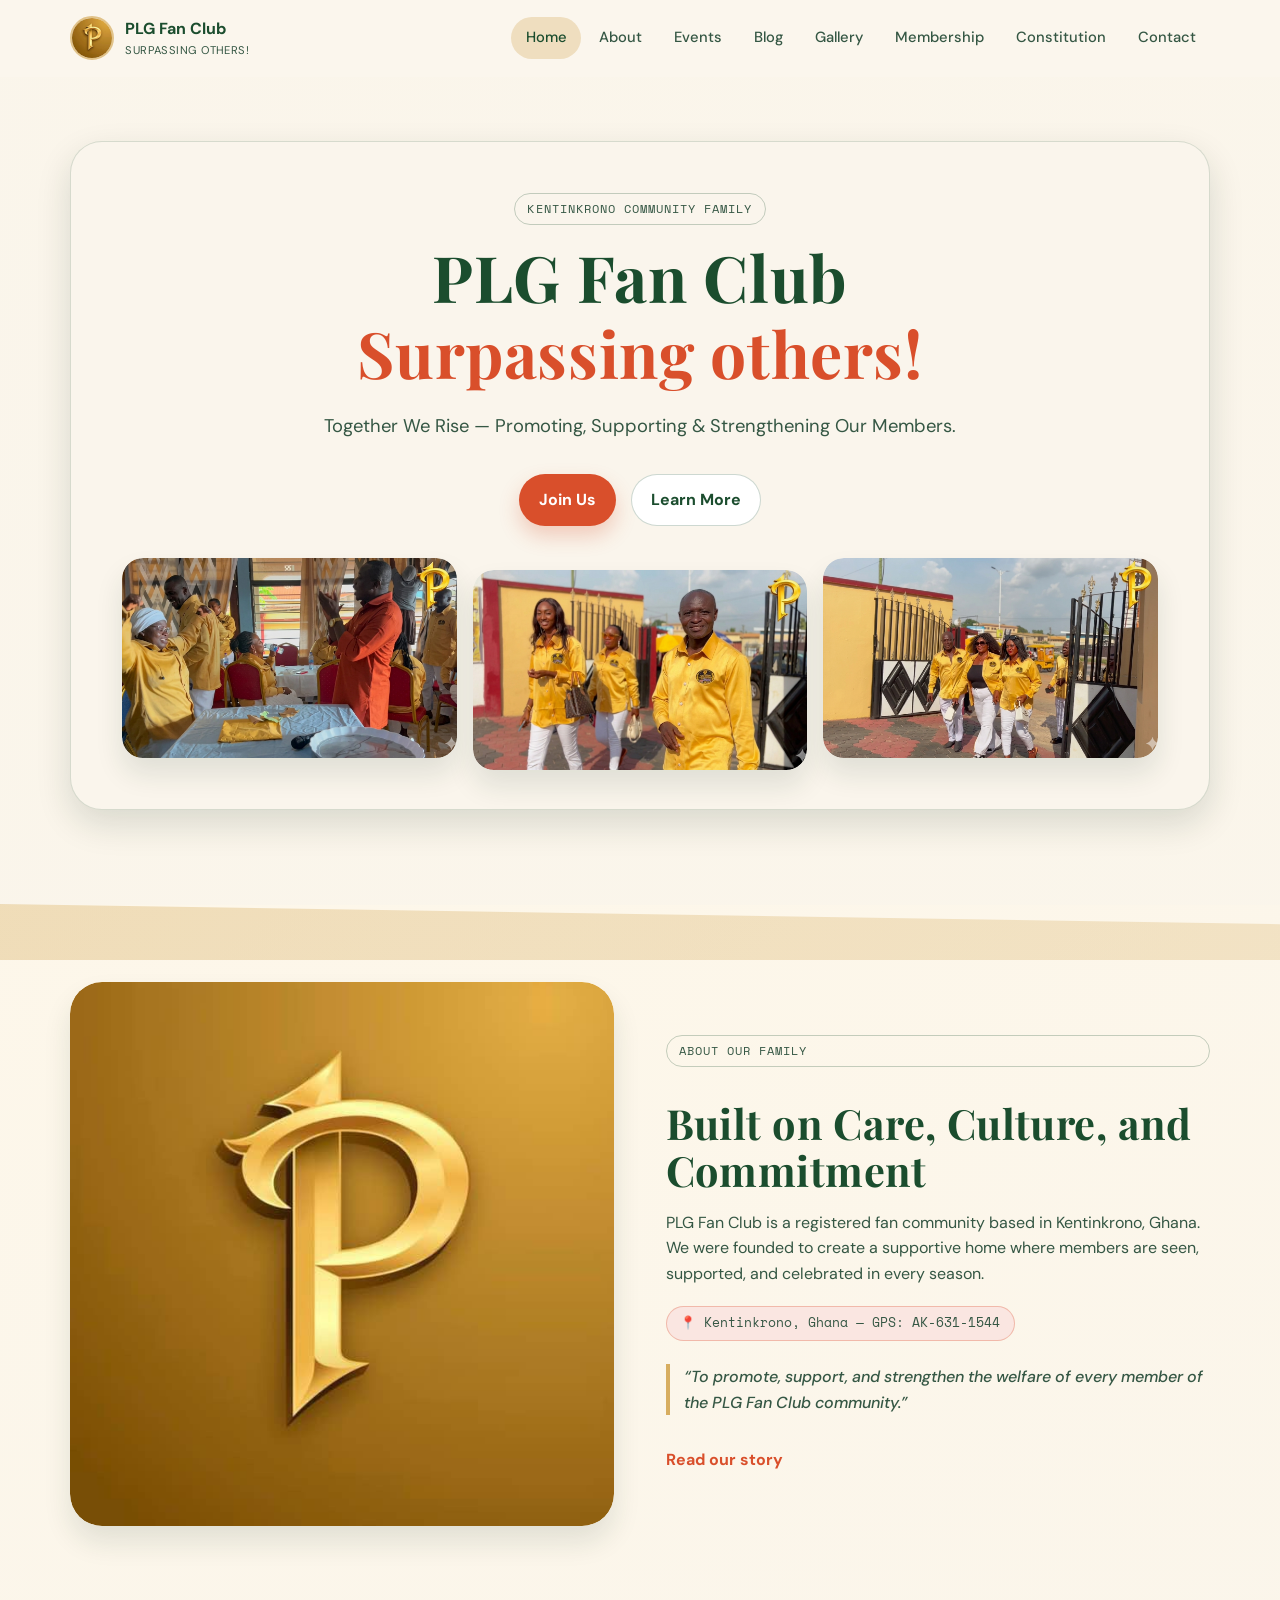
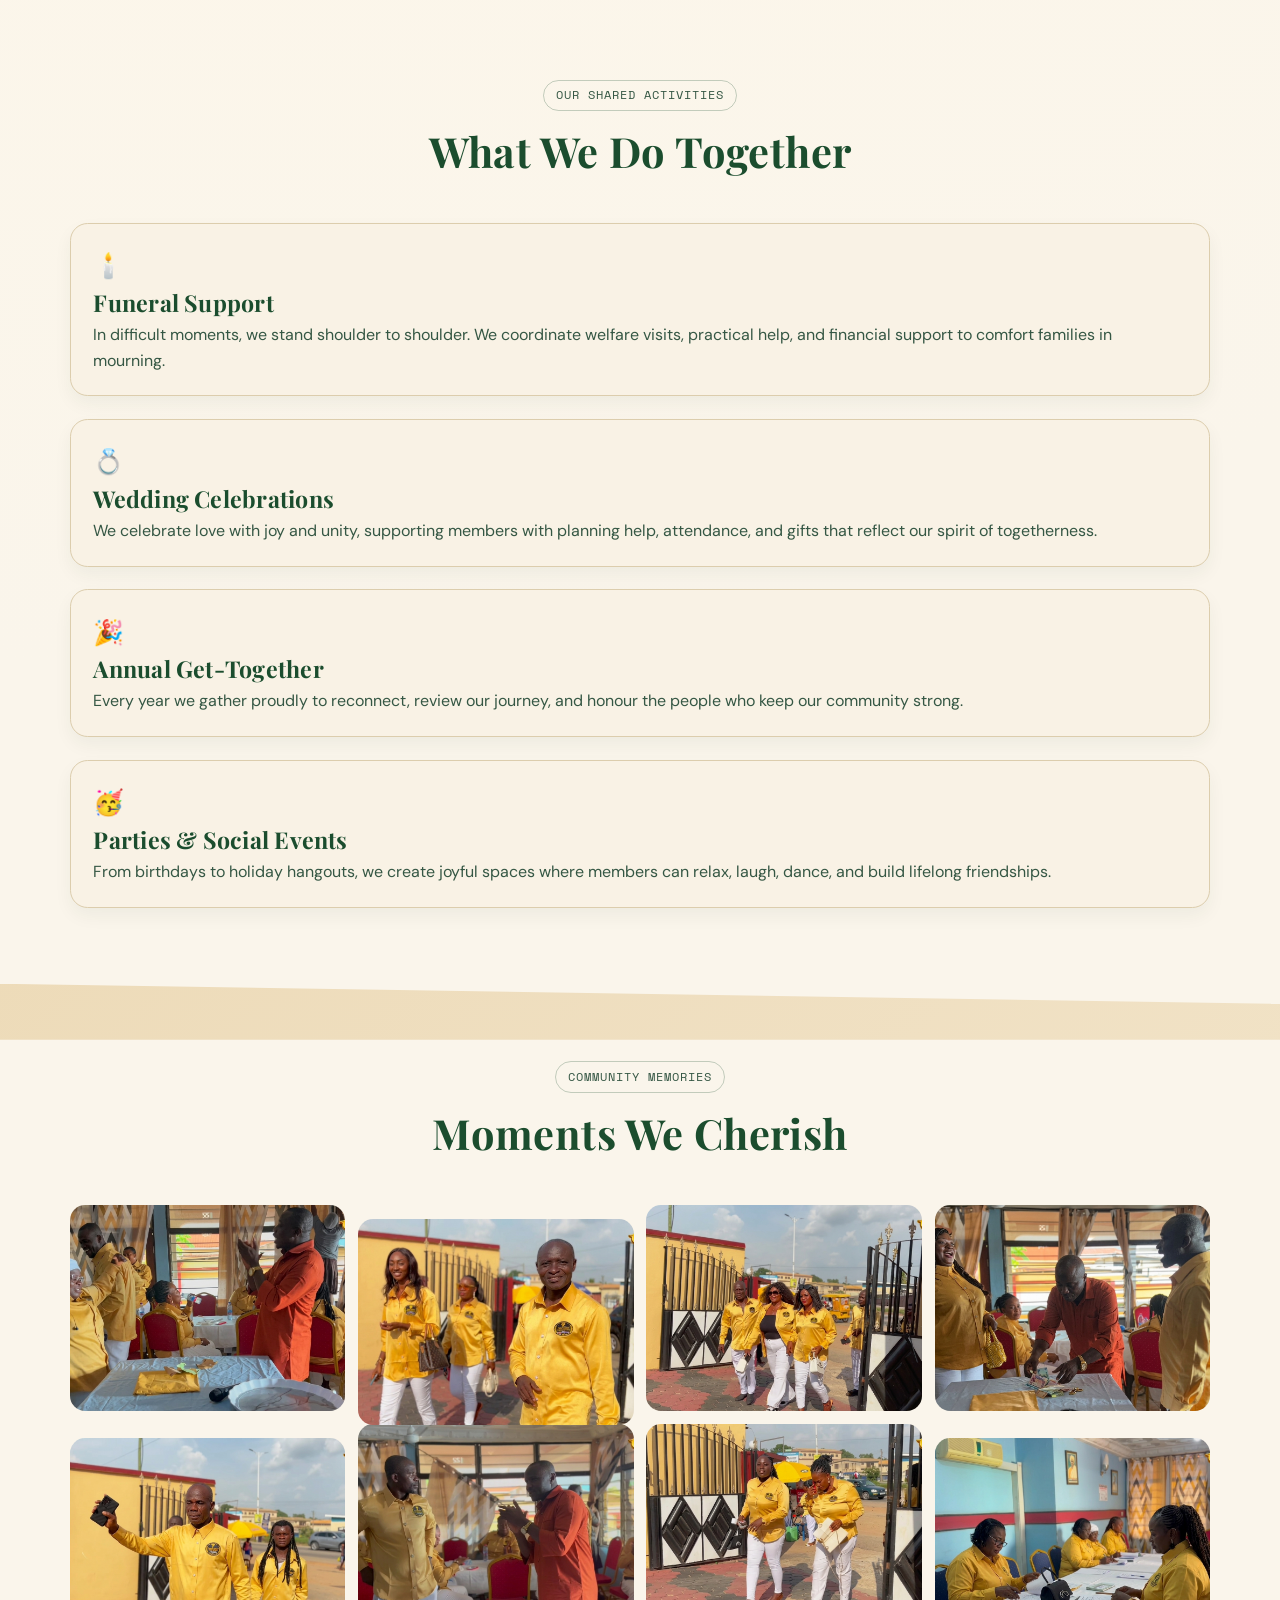
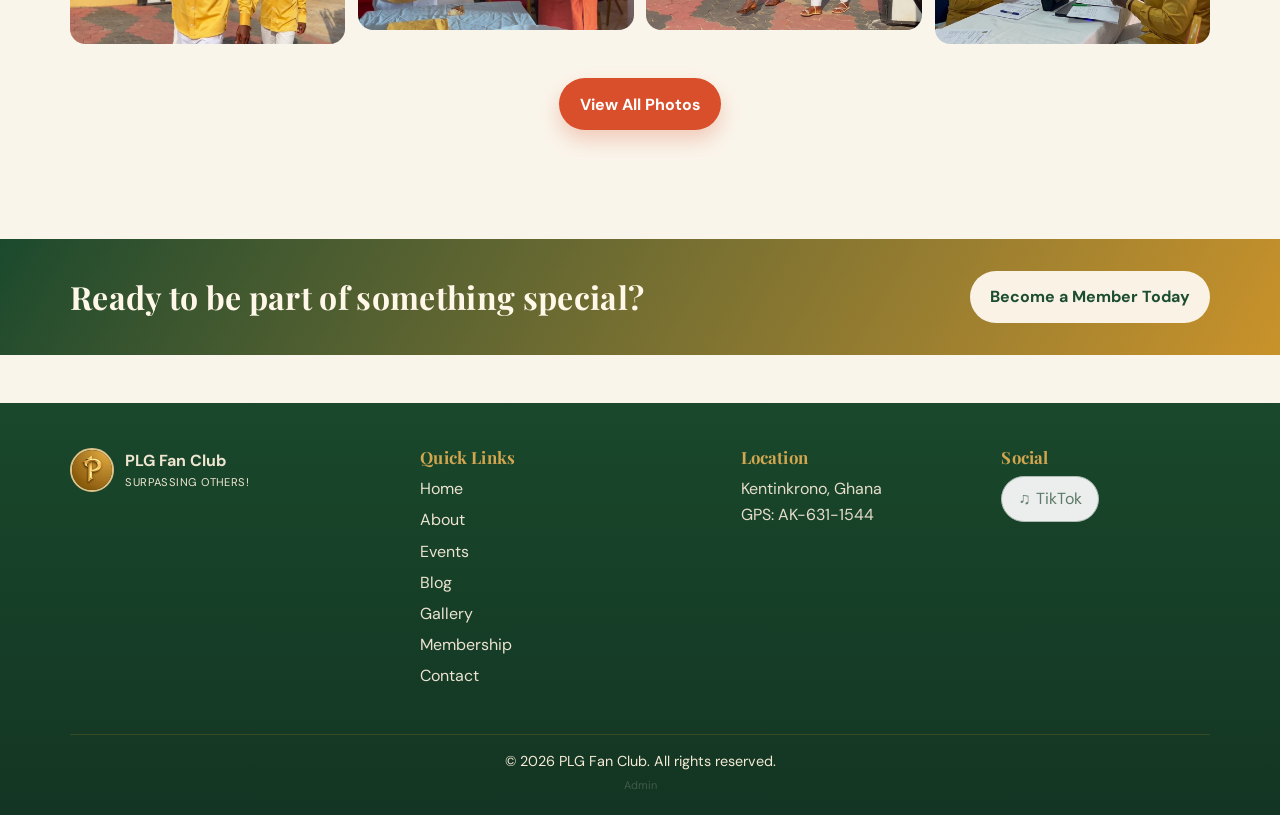
<file: plg-fanclub/index.html>
<!DOCTYPE html>
<html lang="en">
<head>
  <meta charset="UTF-8">
  <meta name="viewport" content="width=device-width, initial-scale=1.0">
  <title>PLG Fan Club | Together We Rise</title>
  <meta name="description" content="Welcome to PLG Fan Club in Kentinkrono, Ghana. Together we rise through welfare support, celebrations, and strong community bonds.">
  <meta property="og:title" content="PLG Fan Club | Together We Rise">
  <meta property="og:description" content="A warm and vibrant community fan club in Kentinkrono, Ghana promoting unity, welfare, and celebration.">
  <meta property="og:type" content="website">
    <meta property="og:url" content="https://plgfanclub.com">
    <meta property="og:image" content="https://plgfanclub.com/images/site-logo.png">
  <meta property="og:site_name" content="PLG Fan Club">
  <meta name="twitter:card" content="summary_large_image">
  <meta name="twitter:image" content="https://plgfanclub.com/images/site-logo.png">
  <link rel="icon" href="images/site-logo.png" type="image/png">
  <link rel="preconnect" href="https://fonts.googleapis.com">
  <link rel="preconnect" href="https://fonts.gstatic.com" crossorigin>
  <link href="https://fonts.googleapis.com/css2?family=DM+Sans:wght@400;500;700&family=Playfair+Display:wght@600;700;800&family=Space+Mono:wght@400;700&display=swap" rel="stylesheet">
  <link rel="stylesheet" href="css/styles.css">
  <script src="https://identity.netlify.com/v1/netlify-identity-widget.js"></script>
</head>
<body class="page-home">
  <a class="skip-link" href="#main-content">Skip to main content</a>

  <header class="site-header" id="siteHeader">
    <div class="container nav-inner">
      <a class="brand" href="index.html" aria-label="PLG Fan Club home">
        <img class="logo-badge" src="images/site-logo.png" alt="PLG Fan Club logo">
        <span class="brand-text">
          <strong>PLG Fan Club</strong>
          <small>Surpassing others!</small>
        </span>
      </a>

      <button class="nav-toggle" data-nav-toggle aria-label="Toggle menu" aria-expanded="false" aria-controls="site-nav">
        <span></span>
        <span></span>
        <span></span>
      </button>

      <nav class="site-nav" id="site-nav" aria-label="Main navigation">
        <a href="index.html" class="is-active" aria-current="page">Home</a>
        <a href="about.html">About</a>
        <a href="events.html">Events</a>
        <a href="blog.html">Blog</a>
        <a href="gallery.html">Gallery</a>
        <a href="membership.html">Membership</a>
        <a href="constitution.html">Constitution</a>
        <a href="contact.html">Contact</a>
      </nav>
    </div>
  </header>

  <main id="main-content">
    <section class="hero-section" aria-label="PLG Fan Club introduction">
      <div class="hero-shapes" aria-hidden="true">
        <span class="shape shape-one"></span>
        <span class="shape shape-two"></span>
        <span class="shape shape-three"></span>
        <span class="shape shape-four"></span>
      </div>
      <div class="container">
        <div class="hero-panel reveal">
          <p class="eyebrow hero-item" data-hero-item>Kentinkrono Community Family</p>
          <h1 class="hero-title">
            <span class="hero-item" data-hero-item>PLG Fan Club</span>
            <span class="hero-item hero-subline" data-hero-item>Surpassing others!</span>
          </h1>
          <p class="hero-copy hero-item" data-hero-item>
            Together We Rise — Promoting, Supporting &amp; Strengthening Our Members.
          </p>
          <div class="hero-actions hero-item" data-hero-item>
            <a class="btn btn-primary" href="membership.html">Join Us</a>
            <a class="btn btn-ghost" href="about.html">Learn More</a>
          </div>

          <div class="hero-card-strip hero-item" data-hero-item>
            <article class="hero-card">
              <img src="images/home/im1.png" alt="PLG members gathered in celebration" loading="lazy">
            </article>
            <article class="hero-card hero-card-main">
              <img src="images/home/im2.png"" alt="Smiling members at a PLG community event" loading="lazy">
            </article>
            <article class="hero-card">
              <img src="images/home/im3.png"" alt="PLG fan club members enjoying a social gathering" loading="lazy">
            </article>
          </div>
        </div>
      </div>
    </section>

    <section class="section section-angled reveal" id="about">
      <div class="container split-grid">
        <div class="media-card">
          <img src="images/site-logo.png" alt="Community members sharing a joyful moment" loading="lazy">
        </div>
        <div class="content-block">
          <p class="eyebrow">About Our Family</p>
          <h2>Built on Care, Culture, and Commitment</h2>
          <p>
            PLG Fan Club is a registered fan community based in Kentinkrono, Ghana. We were founded to
            create a supportive home where members are seen, supported, and celebrated in every season.
          </p>
          <p class="location-badge">📍 Kentinkrono, Ghana — GPS: AK-631-1544</p>
          <p class="mission-line">
            “To promote, support, and strengthen the welfare of every member of the PLG Fan Club community.”
          </p>
          <a class="text-link" href="about.html">Read our story</a>
        </div>
      </div>
    </section>

    <section class="section reveal" id="activities">
      <div class="container">
        <div class="section-heading">
          <p class="eyebrow">Our Shared Activities</p>
          <h2>What We Do Together</h2>
        </div>
        <div class="cards-grid activities-grid">
          <article class="info-card reveal">
            <p class="card-icon" aria-hidden="true">🕯️</p>
            <h3>Funeral Support</h3>
            <p>
              In difficult moments, we stand shoulder to shoulder. We coordinate welfare visits, practical help,
              and financial support to comfort families in mourning.
            </p>
          </article>
          <article class="info-card reveal">
            <p class="card-icon" aria-hidden="true">💍</p>
            <h3>Wedding Celebrations</h3>
            <p>
              We celebrate love with joy and unity, supporting members with planning help,
              attendance, and gifts that reflect our spirit of togetherness.
            </p>
          </article>
          <article class="info-card reveal">
            <p class="card-icon" aria-hidden="true">🎉</p>
            <h3>Annual Get-Together</h3>
            <p>
              Every year we gather proudly to reconnect, review our journey, and honour the people
              who keep our community strong.
            </p>
          </article>
          <article class="info-card reveal">
            <p class="card-icon" aria-hidden="true">🥳</p>
            <h3>Parties &amp; Social Events</h3>
            <p>
              From birthdays to holiday hangouts, we create joyful spaces where members can relax,
              laugh, dance, and build lifelong friendships.
            </p>
          </article>
        </div>
      </div>
    </section>

    <section class="section section-angled reveal" id="gallery-preview">
      <div class="container">
        <div class="section-heading">
          <p class="eyebrow">Community Memories</p>
          <h2>Moments We Cherish</h2>
        </div>
        <div class="gallery-preview-grid">
          <img src="images/home/im1.png" alt="Members smiling at a PLG event" loading="lazy">
          <img src="images/home/im2.png" alt="Community music and dance session" loading="lazy">
          <img src="images/home/im3.png" alt="Friends sharing a meal at a gathering" loading="lazy">
          <img src="images/home/im4.png" alt="PLG annual group photo" loading="lazy">
          <img src="images/home/im5.png" alt="Traditional celebration at a member wedding" loading="lazy">
          <img src="images/home/im6.png" alt="Club volunteers helping one another" loading="lazy">
          <img src="images/home/im7.png" alt="Members dancing at a social evening" loading="lazy">
          <img src="images/home/im8.png" alt="Community prayer and support circle" loading="lazy">
        </div>
        <div class="centered-action">
          <a class="btn btn-primary" href="gallery.html">View All Photos</a>
        </div>
      </div>
    </section>

    <section class="cta-band reveal" aria-label="Membership call to action">
      <div class="container cta-band-inner">
        <h2>Ready to be part of something special?</h2>
        <a class="btn btn-light" href="membership.html">Become a Member Today</a>
      </div>
    </section>
  </main>

  <footer class="site-footer">
    <div class="container footer-grid">
      <div>
        <a class="brand footer-brand" href="index.html" aria-label="PLG Fan Club home">
          <img class="logo-badge" src="images/site-logo.png" alt="PLG Fan Club logo">
          <span class="brand-text">
            <strong>PLG Fan Club</strong>
            <small>Surpassing others!</small>
          </span>
        </a>
      </div>
      <div>
        <h3>Quick Links</h3>
        <ul class="footer-links">
          <li><a href="index.html">Home</a></li>
          <li><a href="about.html">About</a></li>
          <li><a href="events.html">Events</a></li>
          <li><a href="blog.html">Blog</a></li>
          <li><a href="gallery.html">Gallery</a></li>
          <li><a href="membership.html">Membership</a></li>
          <li><a href="contact.html">Contact</a></li>
        </ul>
      </div>
      <div>
        <h3>Location</h3>
        <p>Kentinkrono, Ghana</p>
        <p>GPS: AK-631-1544</p>
      </div>
      <div>
        <h3>Social</h3>
        <a class="social-link" href="https://www.tiktok.com/@plg_fan_club?is_from_webapp=1&sender_device=pc" target="_blank" rel="noopener noreferrer" aria-label="Follow PLG Fan Club on TikTok"><span aria-hidden="true">♫</span> TikTok</a>
      </div>
    </div>
    <div class="container footer-bottom">
      <p>© 2026 PLG Fan Club. All rights reserved.</p>
      <a href="/admin" style="opacity: 0.2; font-size: 11px; color: inherit; text-decoration: none;">Admin</a>
    </div>
  </footer>

  <script src="js/main.js" defer></script>
  <script>
    if (window.netlifyIdentity) {
      window.netlifyIdentity.on("init", user => {
        if (!user) {
          window.netlifyIdentity.on("login", () => {
            document.location.href = "/admin/";
          });
        }
      });
    }
  </script>
</body>
</html>
</file>
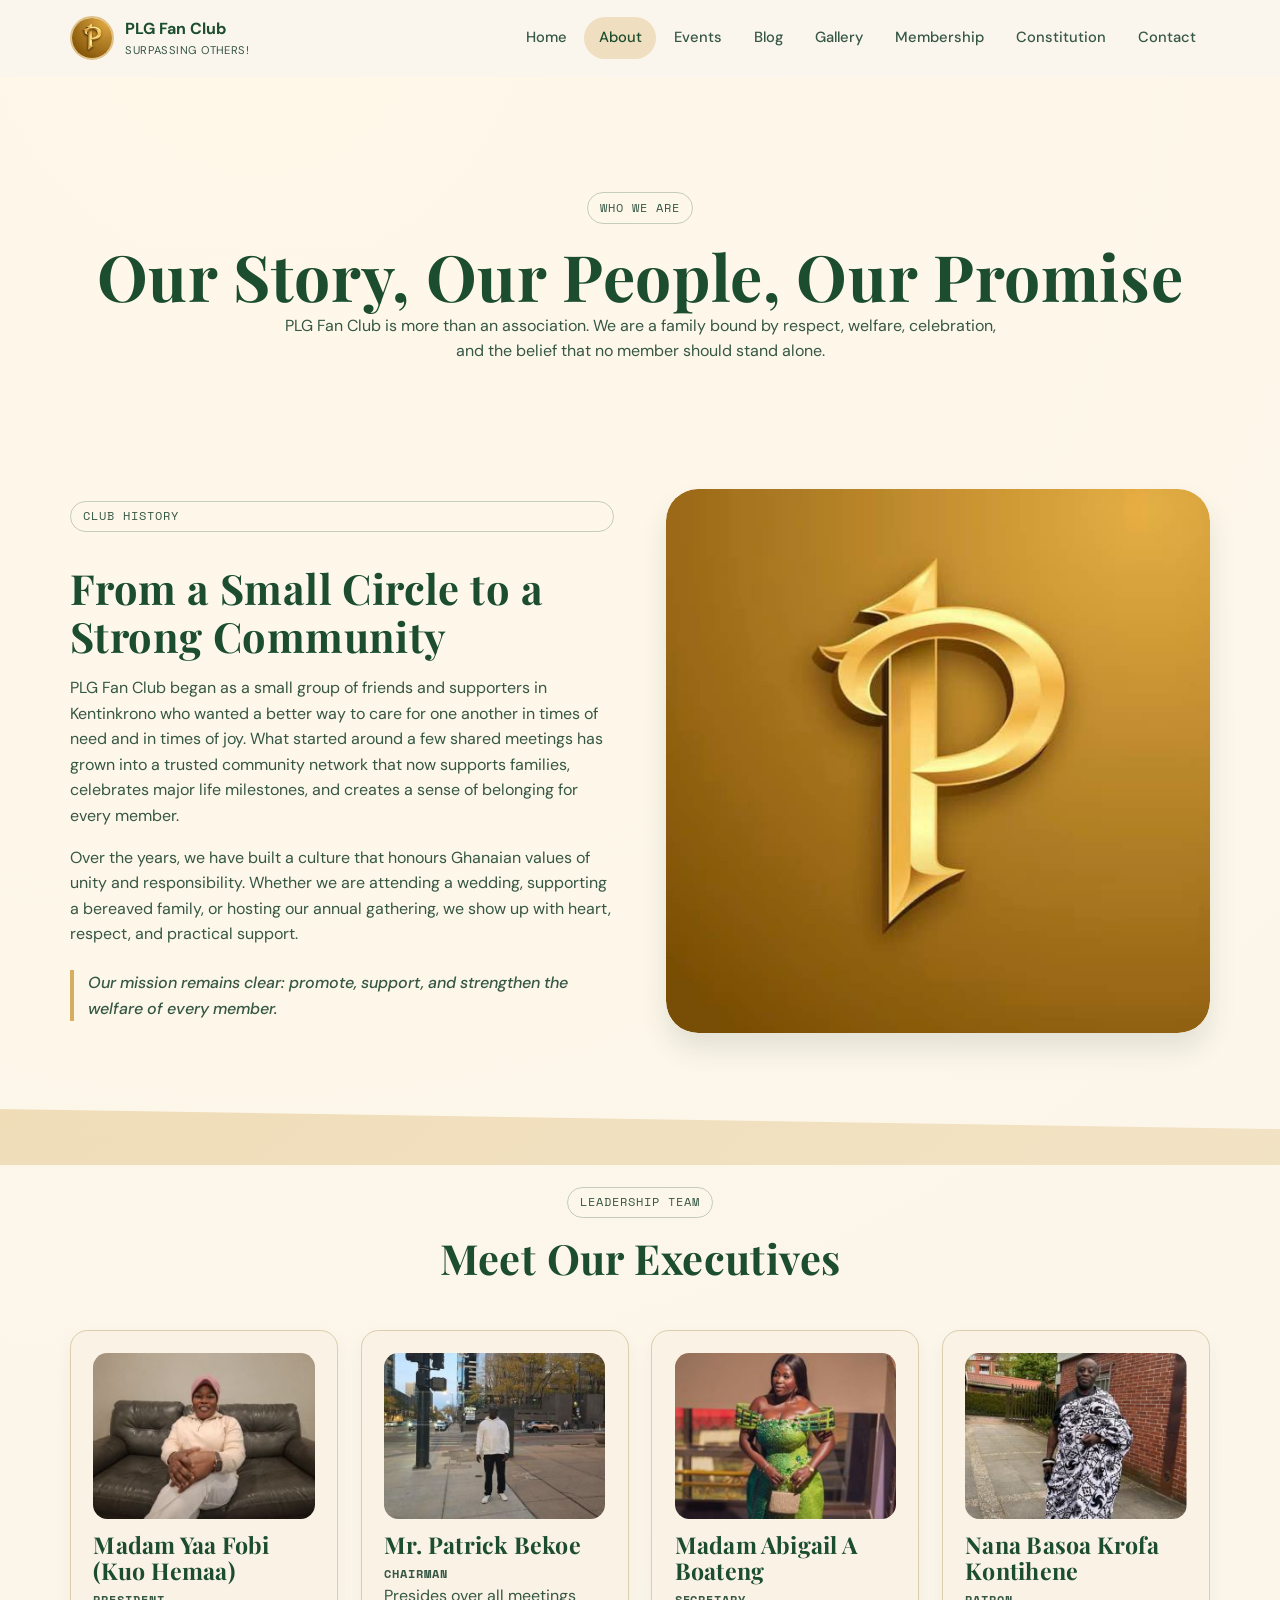
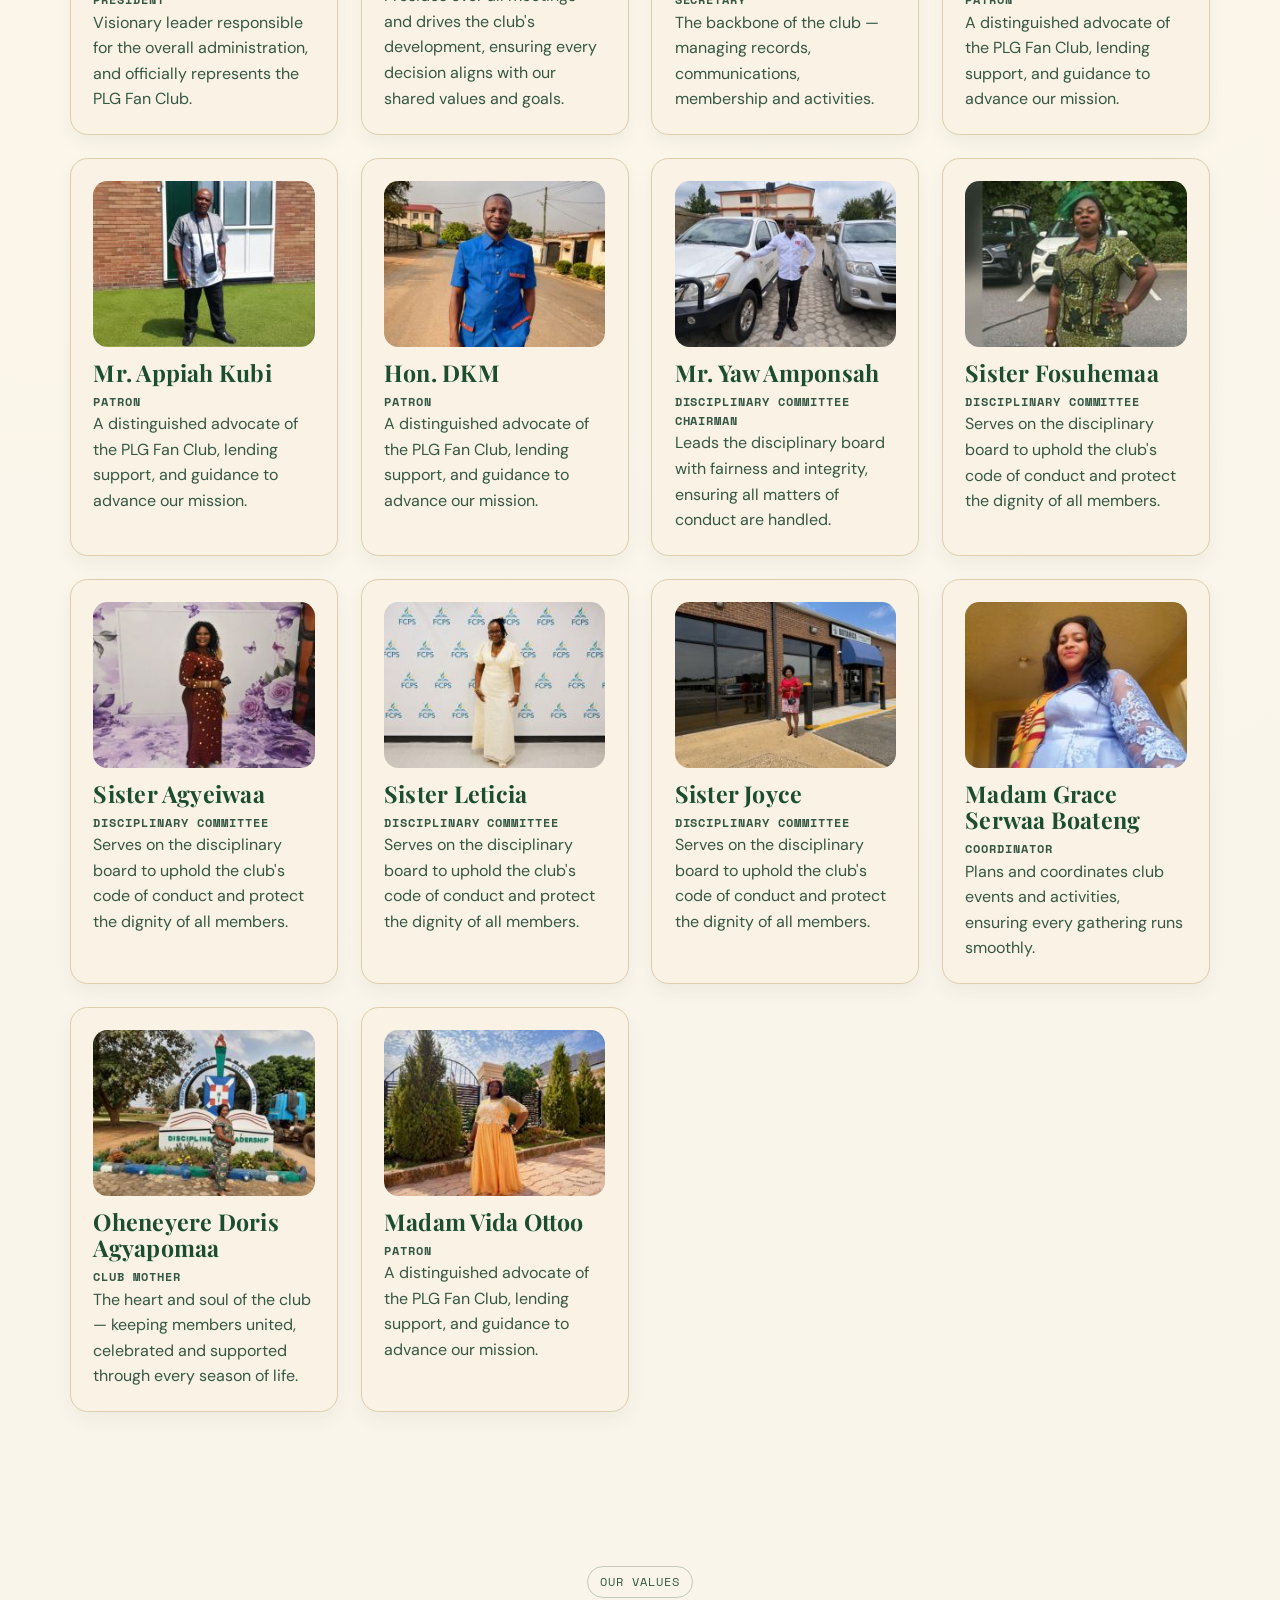
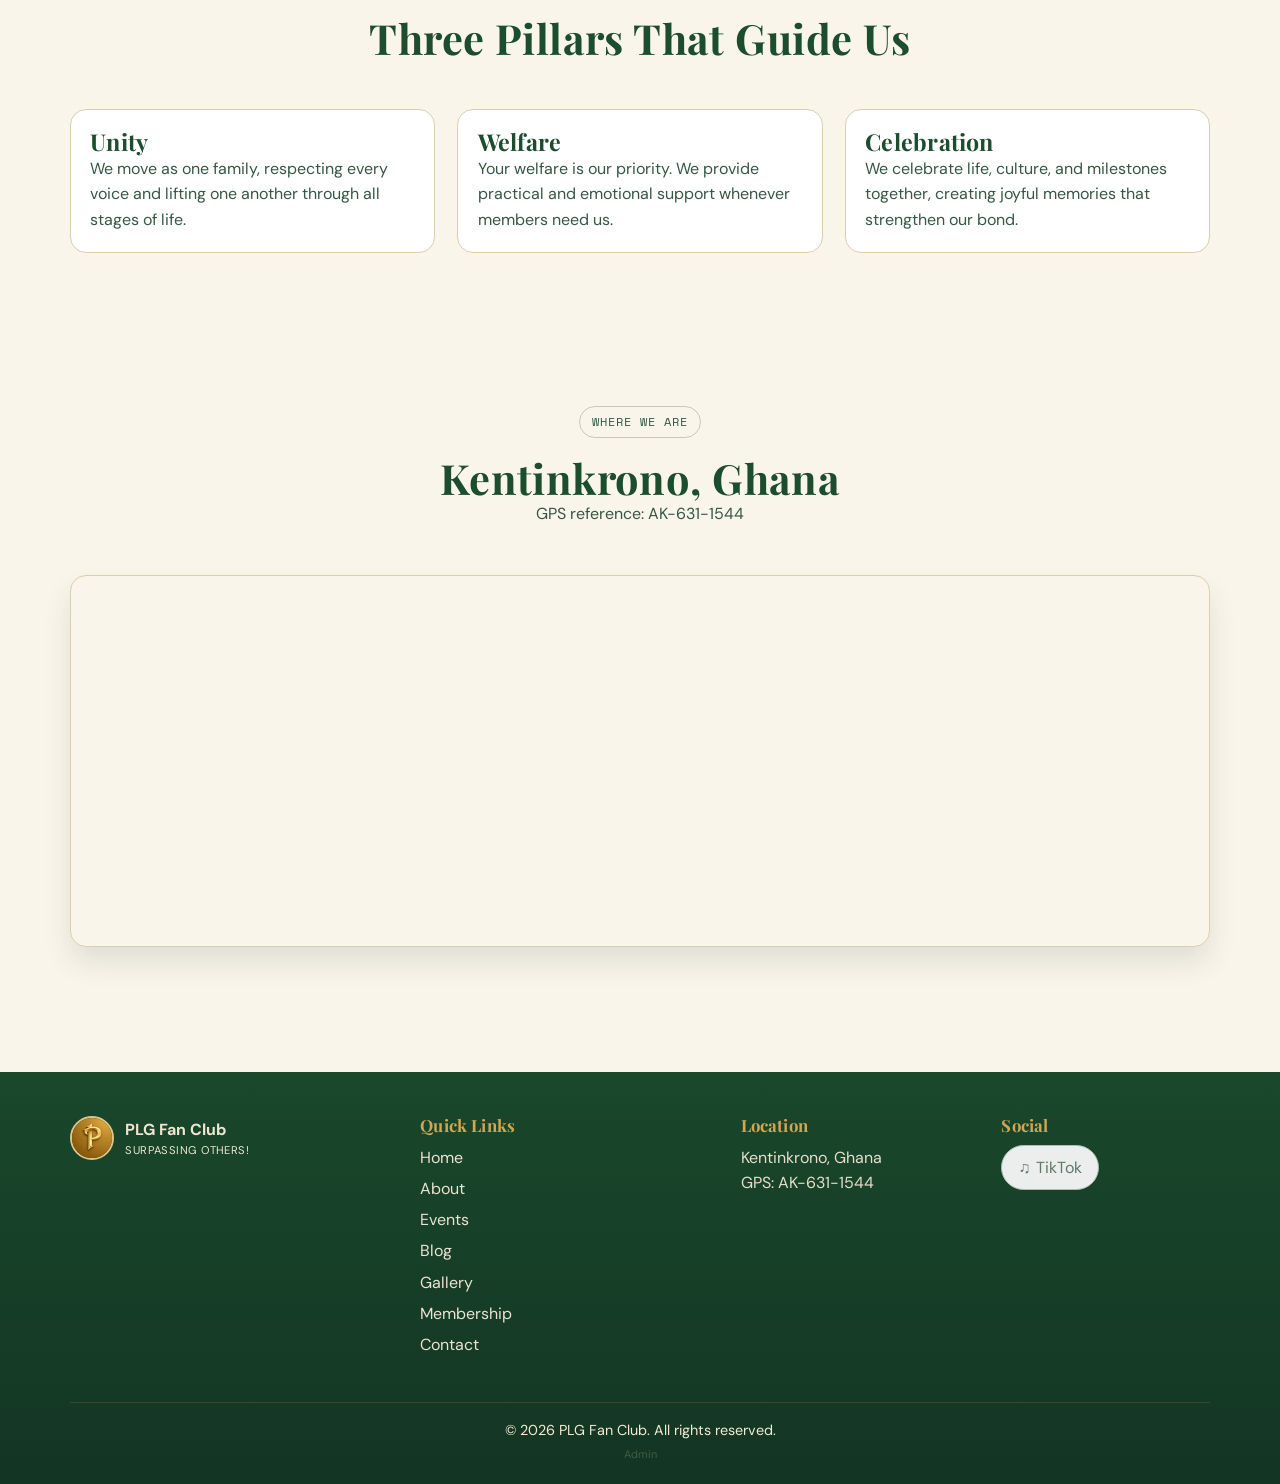
<file: plg-fanclub/about.html>
<!doctype html>
<html lang="en">
  <head>
    <meta charset="UTF-8" />
    <meta name="viewport" content="width=device-width, initial-scale=1.0" />
    <title>About Us | PLG Fan Club</title>
    <meta
      name="description"
      content="Learn the history, leadership, and values of PLG Fan Club in Kentinkrono, Ghana. A community rooted in unity, welfare, and celebration."
    />
    <meta property="og:title" content="About PLG Fan Club" />
    <meta
      property="og:description"
      content="Discover the story and leadership behind PLG Fan Club's community impact in Kentinkrono, Ghana."
    />
    <meta property="og:type" content="website" />
    <meta property="og:url" content="https://plgfanclub.com/about.html" />
    <meta
      property="og:image"
      content="https://plgfanclub.com/images/site-logo.png"
    />
    <meta property="og:site_name" content="PLG Fan Club" />
    <meta name="twitter:card" content="summary_large_image" />
    <meta
      name="twitter:image"
      content="https://plgfanclub.com/images/site-logo.png"
    />
    <link rel="icon" href="images/site-logo.png" type="image/png" />
    <link rel="preconnect" href="https://fonts.googleapis.com" />
    <link rel="preconnect" href="https://fonts.gstatic.com" crossorigin />
    <link
      href="https://fonts.googleapis.com/css2?family=DM+Sans:wght@400;500;700&family=Playfair+Display:wght@600;700;800&family=Space+Mono:wght@400;700&display=swap"
      rel="stylesheet"
    />
    <link rel="stylesheet" href="css/styles.css" />
    <script src="https://identity.netlify.com/v1/netlify-identity-widget.js"></script>
  </head>
  <body>
    <a class="skip-link" href="#main-content">Skip to main content</a>

    <header class="site-header" id="siteHeader">
      <div class="container nav-inner">
        <a class="brand" href="index.html" aria-label="PLG Fan Club home">
          <img
            class="logo-badge"
            src="images/site-logo.png"
            alt="PLG Fan Club logo"
          />
          <span class="brand-text">
            <strong>PLG Fan Club</strong>
            <small>Surpassing others!</small>
          </span>
        </a>
        <button
          class="nav-toggle"
          data-nav-toggle
          aria-label="Toggle menu"
          aria-expanded="false"
          aria-controls="site-nav"
        >
          <span></span>
          <span></span>
          <span></span>
        </button>
        <nav class="site-nav" id="site-nav" aria-label="Main navigation">
          <a href="index.html">Home</a>
          <a href="about.html" class="is-active" aria-current="page">About</a>
          <a href="events.html">Events</a>
          <a href="blog.html">Blog</a>
          <a href="gallery.html">Gallery</a>
          <a href="membership.html">Membership</a>
          <a href="constitution.html">Constitution</a>
          <a href="contact.html">Contact</a>
        </nav>
      </div>
    </header>

    <main id="main-content">
      <section class="page-hero reveal">
        <div class="container">
          <p class="eyebrow">Who We Are</p>
          <h1>Our Story, Our People, Our Promise</h1>
          <p>
            PLG Fan Club is more than an association. We are a family bound by
            respect, welfare, celebration, and the belief that no member should
            stand alone.
          </p>
        </div>
      </section>

      <section class="section reveal">
        <div class="container split-grid">
          <div class="content-block">
            <p class="eyebrow">Club History</p>
            <h2>From a Small Circle to a Strong Community</h2>
            <p>
              PLG Fan Club began as a small group of friends and supporters in
              Kentinkrono who wanted a better way to care for one another in
              times of need and in times of joy. What started around a few
              shared meetings has grown into a trusted community network that
              now supports families, celebrates major life milestones, and
              creates a sense of belonging for every member.
            </p>
            <p>
              Over the years, we have built a culture that honours Ghanaian
              values of unity and responsibility. Whether we are attending a
              wedding, supporting a bereaved family, or hosting our annual
              gathering, we show up with heart, respect, and practical support.
            </p>
            <p class="mission-line">
              Our mission remains clear: promote, support, and strengthen the
              welfare of every member.
            </p>
          </div>
          <div class="media-card">
            <img
              src="images/site-logo.png"
              alt="PLG members exchanging greetings at a community meeting"
              loading="lazy"
            />
          </div>
        </div>
      </section>

      <section class="section section-angled reveal" id="executives-section">
        <div class="container">
          <div class="section-heading">
            <p class="eyebrow">Leadership Team</p>
            <h2>Meet Our Executives</h2>
          </div>
          <div class="cards-grid leaders-grid">
            <article class="info-card reveal">
              <img
                src="images/Executives/1.jpg"
                alt="Portrait placeholder of club president"
                loading="lazy"
              />
              <h3>Madam Yaa Fobi (Kuo Hemaa)</h3>
              <p class="label">President</p>
              <p>
                Visionary leader responsible for the overall administration, and
                officially represents the PLG Fan Club.
              </p>
            </article>
            <article class="info-card reveal">
              <img
                src="images/Executives/2.jpg"
                alt="Portrait placeholder of club secretary"
                loading="lazy"
              />
              <h3>Mr. Patrick Bekoe</h3>
              <p class="label">Chairman</p>
              <p>
                Presides over all meetings and drives the club's development,
                ensuring every decision aligns with our shared values and goals.
              </p>
            </article>
            <article class="info-card reveal">
              <img
                src="images/Executives/3.jpg"
                alt="Portrait placeholder of club treasurer"
                loading="lazy"
              />
              <h3>Madam Abigail A Boateng</h3>
              <p class="label">Secretary</p>
              <p>
                The backbone of the club — managing records, communications,
                membership and activities.
              </p>
            </article>
            <article class="info-card reveal">
              <img
                src="images/Executives/4.jpg"
                alt="Portrait placeholder of welfare officer"
                loading="lazy"
              />
              <h3>Nana Basoa Krofa Kontihene</h3>
              <p class="label">Patron</p>
              <p>
                A distinguished advocate of the PLG Fan Club, lending support,
                and guidance to advance our mission.
              </p>
            </article>
            <article class="info-card reveal">
              <img
                src="images/Executives/5.jpg"
                alt="Portrait placeholder of welfare officer"
                loading="lazy"
              />
              <h3>Mr. Appiah Kubi</h3>
              <p class="label">Patron</p>
              <p>
                A distinguished advocate of the PLG Fan Club, lending support,
                and guidance to advance our mission.
              </p>
            </article>
            <article class="info-card reveal">
              <img
                src="images/Executives/6.jpg"
                alt="Portrait placeholder of welfare officer"
                loading="lazy"
              />
              <h3>Hon. DKM</h3>
              <p class="label">Patron</p>
              <p>
                A distinguished advocate of the PLG Fan Club, lending support,
                and guidance to advance our mission.
              </p>
            </article>
            <article class="info-card reveal">
              <img
                src="images/Executives/8.jpg"
                alt="Portrait placeholder of welfare officer"
                loading="lazy"
              />
              <h3>Mr. Yaw Amponsah</h3>
              <p class="label">Disciplinary Committee Chairman</p>
              <p>
                Leads the disciplinary board with fairness and integrity,
                ensuring all matters of conduct are handled.
              </p>
            </article>
            <article class="info-card reveal">
              <img
                src="images/Executives/10.jpg"
                alt="Portrait placeholder of welfare officer"
                loading="lazy"
              />
              <h3>Sister Fosuhemaa</h3>
              <p class="label">Disciplinary Committee</p>
              <p>
                Serves on the disciplinary board to uphold the club's code of
                conduct and protect the dignity of all members.
              </p>
            </article>
            <article class="info-card reveal">
              <img
                src="images/Executives/9.jpg"
                alt="Portrait placeholder of welfare officer"
                loading="lazy"
              />
              <h3>Sister Agyeiwaa</h3>
              <p class="label">Disciplinary Committee</p>
              <p>
                Serves on the disciplinary board to uphold the club's code of
                conduct and protect the dignity of all members.
              </p>
            </article>
            <article class="info-card reveal">
              <img
                src="images/Executives/12.jpg"
                alt="Portrait placeholder of welfare officer"
                loading="lazy"
              />
              <h3>Sister Leticia</h3>
              <p class="label">Disciplinary Committee</p>
              <p>
                Serves on the disciplinary board to uphold the club's code of
                conduct and protect the dignity of all members.
              </p>
            </article>
            <article class="info-card reveal">
              <img
                src="images/Executives/7.jpg"
                alt="Portrait placeholder of welfare officer"
                loading="lazy"
              />
              <h3>Sister Joyce</h3>
              <p class="label">Disciplinary Committee</p>
              <p>
                Serves on the disciplinary board to uphold the club's code of
                conduct and protect the dignity of all members.
              </p>
            </article>
            <article class="info-card reveal">
              <img
                src="images/Executives/11.jpg"
                alt="Portrait placeholder of welfare officer"
                loading="lazy"
              />
              <h3>Madam Grace Serwaa Boateng</h3>
              <p class="label">Coordinator</p>
              <p>
                Plans and coordinates club events and activities, ensuring every
                gathering runs smoothly.
              </p>
            </article>
            <article class="info-card reveal">
              <img
                src="images/Executives/13.jpg"
                alt="Portrait placeholder of welfare officer"
                loading="lazy"
              />
              <h3>Oheneyere Doris Agyapomaa</h3>
              <p class="label">Club Mother</p>
              <p>
                The heart and soul of the club — keeping members united,
                celebrated and supported through every season of life.
              </p>
            </article>
            <article class="info-card reveal">
              <img
                src="images/Executives/14.jpg"
                alt="Portrait placeholder of welfare officer"
                loading="lazy"
              />
              <h3>Madam Vida Ottoo</h3>
              <p class="label">Patron</p>
              <p>
                A distinguished advocate of the PLG Fan Club, lending support,
                and guidance to advance our mission.
              </p>
            </article>
          </div>
        </div>
      </section>

      <section class="section reveal">
        <div class="container">
          <div class="section-heading">
            <p class="eyebrow">Our Values</p>
            <h2>Three Pillars That Guide Us</h2>
          </div>
          <div class="value-grid">
            <article class="value-card reveal">
              <h3>Unity</h3>
              <p>
                We move as one family, respecting every voice and lifting one
                another through all stages of life.
              </p>
            </article>
            <article class="value-card reveal">
              <h3>Welfare</h3>
              <p>
                Your welfare is our priority. We provide practical and emotional
                support whenever members need us.
              </p>
            </article>
            <article class="value-card reveal">
              <h3>Celebration</h3>
              <p>
                We celebrate life, culture, and milestones together, creating
                joyful memories that strengthen our bond.
              </p>
            </article>
          </div>
        </div>
      </section>

      <section class="section reveal" id="map">
        <div class="container">
          <div class="section-heading">
            <p class="eyebrow">Where We Are</p>
            <h2>Kentinkrono, Ghana</h2>
            <p>GPS reference: AK-631-1544</p>
          </div>
          <div class="map-frame">
            <iframe
              title="Map showing Kentinkrono area in Kumasi, Ghana"
              src="https://www.google.com/maps?q=6.68,-1.62&z=13&output=embed"
              loading="lazy"
              referrerpolicy="no-referrer-when-downgrade"
            ></iframe>
          </div>
        </div>
      </section>
    </main>

    <footer class="site-footer">
      <div class="container footer-grid">
        <div>
          <a
            class="brand footer-brand"
            href="index.html"
            aria-label="PLG Fan Club home"
          >
            <img
              class="logo-badge"
              src="images/site-logo.png"
              alt="PLG Fan Club logo"
            />
            <span class="brand-text">
              <strong>PLG Fan Club</strong>
              <small>Surpassing others!</small>
            </span>
          </a>
        </div>
        <div>
          <h3>Quick Links</h3>
          <ul class="footer-links">
            <li><a href="index.html">Home</a></li>
            <li><a href="about.html">About</a></li>
            <li><a href="events.html">Events</a></li>
            <li><a href="blog.html">Blog</a></li>
            <li><a href="gallery.html">Gallery</a></li>
            <li><a href="membership.html">Membership</a></li>
            <li><a href="contact.html">Contact</a></li>
          </ul>
        </div>
        <div>
          <h3>Location</h3>
          <p>Kentinkrono, Ghana</p>
          <p>GPS: AK-631-1544</p>
        </div>
        <div>
          <h3>Social</h3>
          <a
            class="social-link"
            href="https://www.tiktok.com/@plg_fan_club?is_from_webapp=1&sender_device=pc"
            target="_blank"
            rel="noopener noreferrer"
            aria-label="Follow PLG Fan Club on TikTok"
            ><span aria-hidden="true">♫</span> TikTok</a
          >
        </div>
      </div>
      <div class="container footer-bottom">
        <p>© 2026 PLG Fan Club. All rights reserved.</p>
        <a
          href="/admin"
          style="
            opacity: 0.2;
            font-size: 11px;
            color: inherit;
            text-decoration: none;
          "
          >Admin</a
        >
      </div>
    </footer>

    <script src="js/main.js" defer></script>
    <script>
      if (window.netlifyIdentity) {
        window.netlifyIdentity.on("init", (user) => {
          if (!user) {
            window.netlifyIdentity.on("login", () => {
              document.location.href = "/admin/";
            });
          }
        });
      }
    </script>
  </body>
</html>
</file>
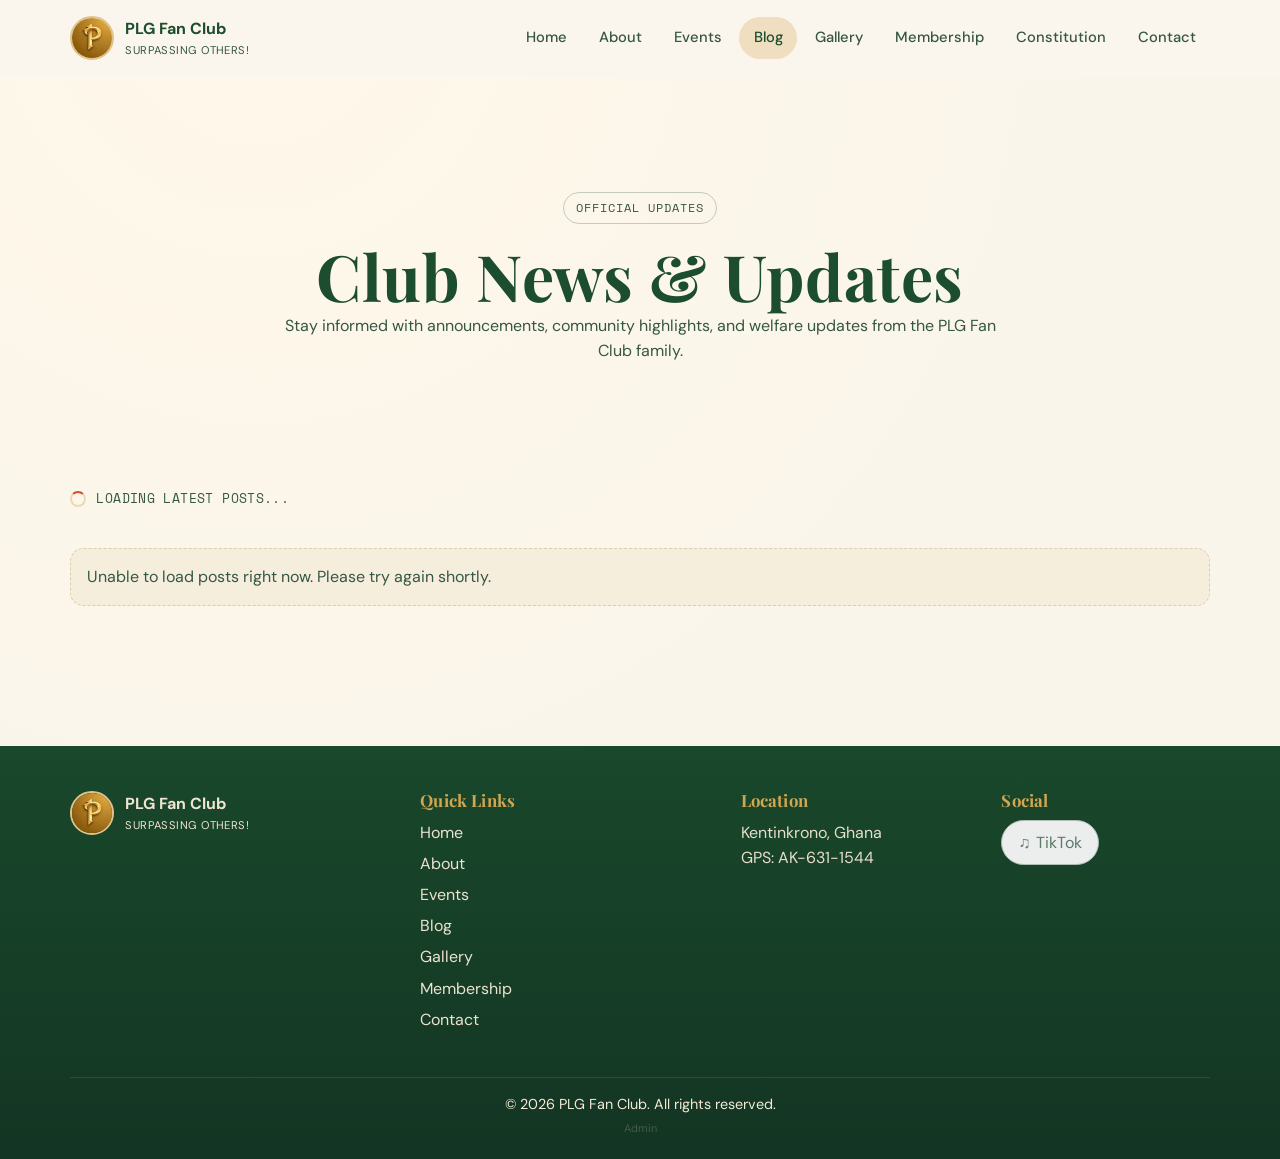
<file: plg-fanclub/blog.html>
<!doctype html>
<html lang="en">
  <head>
    <meta charset="UTF-8" />
    <meta name="viewport" content="width=device-width, initial-scale=1.0" />
    <title>Blog | PLG Fan Club</title>
    <meta
      name="description"
      content="Read the latest PLG Fan Club news, announcements, and welfare updates from Kentinkrono, Ghana."
    />
    <meta property="og:title" content="PLG Fan Club Blog" />
    <meta
      property="og:description"
      content="Club news and updates from the PLG Fan Club family."
    />
    <meta property="og:type" content="website" />
    <meta property="og:url" content="https://plgfanclub.com/blog.html" />
    <meta
      property="og:image"
      content="https://plgfanclub.com/images/site-logo.png"
    />
    <meta property="og:site_name" content="PLG Fan Club" />
    <meta name="twitter:card" content="summary_large_image" />
    <meta
      name="twitter:image"
      content="https://plgfanclub.com/images/site-logo.png"
    />
    <link rel="icon" href="images/site-logo.png" type="image/png" />
    <link rel="preconnect" href="https://fonts.googleapis.com" />
    <link rel="preconnect" href="https://fonts.gstatic.com" crossorigin />
    <link
      href="https://fonts.googleapis.com/css2?family=DM+Sans:wght@400;500;700&family=Playfair+Display:wght@600;700;800&family=Space+Mono:wght@400;700&display=swap"
      rel="stylesheet"
    />
    <link rel="stylesheet" href="css/styles.css" />
    <script src="https://identity.netlify.com/v1/netlify-identity-widget.js"></script>
  </head>
  <body>
    <a class="skip-link" href="#main-content">Skip to main content</a>

    <header class="site-header" id="siteHeader">
      <div class="container nav-inner">
        <a class="brand" href="index.html" aria-label="PLG Fan Club home">
          <img
            class="logo-badge"
            src="images/site-logo.png"
            alt="PLG Fan Club logo"
          />
          <span class="brand-text">
            <strong>PLG Fan Club</strong>
            <small>Surpassing others!</small>
          </span>
        </a>
        <button
          class="nav-toggle"
          data-nav-toggle
          aria-label="Toggle menu"
          aria-expanded="false"
          aria-controls="site-nav"
        >
          <span></span>
          <span></span>
          <span></span>
        </button>
        <nav class="site-nav" id="site-nav" aria-label="Main navigation">
          <a href="index.html">Home</a>
          <a href="about.html">About</a>
          <a href="events.html">Events</a>
          <a href="blog.html" class="is-active" aria-current="page">Blog</a>
          <a href="gallery.html">Gallery</a>
          <a href="membership.html">Membership</a>
          <a href="constitution.html">Constitution</a>
          <a href="contact.html">Contact</a>
        </nav>
      </div>
    </header>

    <main id="main-content">
      <section class="page-hero reveal">
        <div class="container">
          <p class="eyebrow">Official Updates</p>
          <h1>Club News &amp; Updates</h1>
          <p>
            Stay informed with announcements, community highlights, and welfare
            updates from the PLG Fan Club family.
          </p>
        </div>
      </section>

      <section class="section reveal">
        <div class="container">
          <div
            id="blogLoading"
            class="content-loading"
            role="status"
            aria-live="polite"
          >
            <span class="loading-spinner" aria-hidden="true"></span>
            <span>Loading latest posts...</span>
          </div>
          <p id="blogEmpty" class="content-empty" hidden>
            No blog posts yet. Fresh updates will appear here soon!
          </p>
          <div class="blog-grid" id="blogList" aria-live="polite"></div>
        </div>
      </section>
    </main>

    <footer class="site-footer">
      <div class="container footer-grid">
        <div>
          <a
            class="brand footer-brand"
            href="index.html"
            aria-label="PLG Fan Club home"
          >
            <img
              class="logo-badge"
              src="images/site-logo.png"
              alt="PLG Fan Club logo"
            />
            <span class="brand-text">
              <strong>PLG Fan Club</strong>
              <small>Surpassing others!</small>
            </span>
          </a>
        </div>
        <div>
          <h3>Quick Links</h3>
          <ul class="footer-links">
            <li><a href="index.html">Home</a></li>
            <li><a href="about.html">About</a></li>
            <li><a href="events.html">Events</a></li>
            <li><a href="blog.html">Blog</a></li>
            <li><a href="gallery.html">Gallery</a></li>
            <li><a href="membership.html">Membership</a></li>
            <li><a href="contact.html">Contact</a></li>
          </ul>
        </div>
        <div>
          <h3>Location</h3>
          <p>Kentinkrono, Ghana</p>
          <p>GPS: AK-631-1544</p>
        </div>
        <div>
          <h3>Social</h3>
          <a
            class="social-link"
            href="https://www.tiktok.com/@plg_fan_club?is_from_webapp=1&sender_device=pc"
            target="_blank"
            rel="noopener noreferrer"
            aria-label="Follow PLG Fan Club on TikTok"
            ><span aria-hidden="true">♫</span> TikTok</a
          >
        </div>
      </div>
      <div class="container footer-bottom">
        <p>© 2026 PLG Fan Club. All rights reserved.</p>
        <a
          href="/admin"
          style="
            opacity: 0.2;
            font-size: 11px;
            color: inherit;
            text-decoration: none;
          "
          >Admin</a
        >
      </div>
    </footer>

    <script src="js/main.js" defer></script>
    <script src="js/content-utils.js" defer></script>
    <script src="js/blog.js" defer></script>
    <script>
      if (window.netlifyIdentity) {
        window.netlifyIdentity.on("init", (user) => {
          if (!user) {
            window.netlifyIdentity.on("login", () => {
              document.location.href = "/admin/";
            });
          }
        });
      }
    </script>
  </body>
</html>
</file>
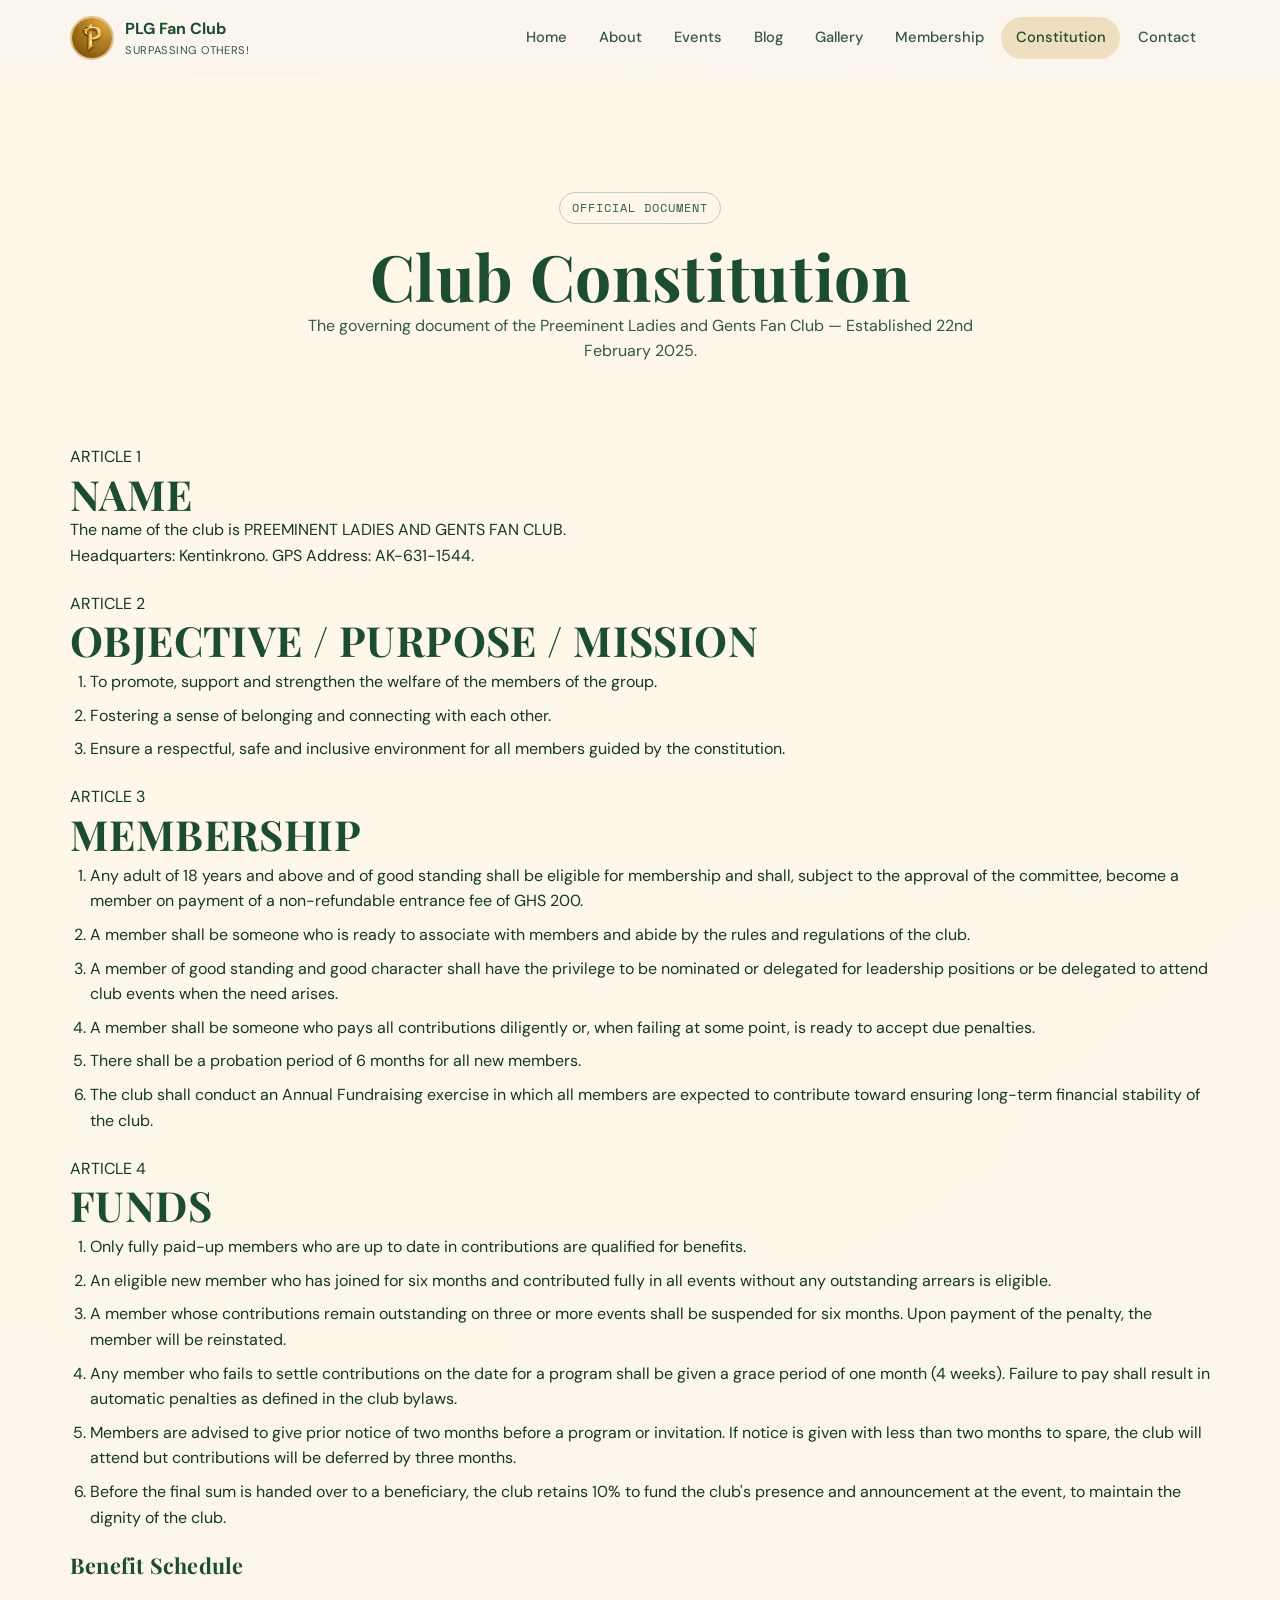
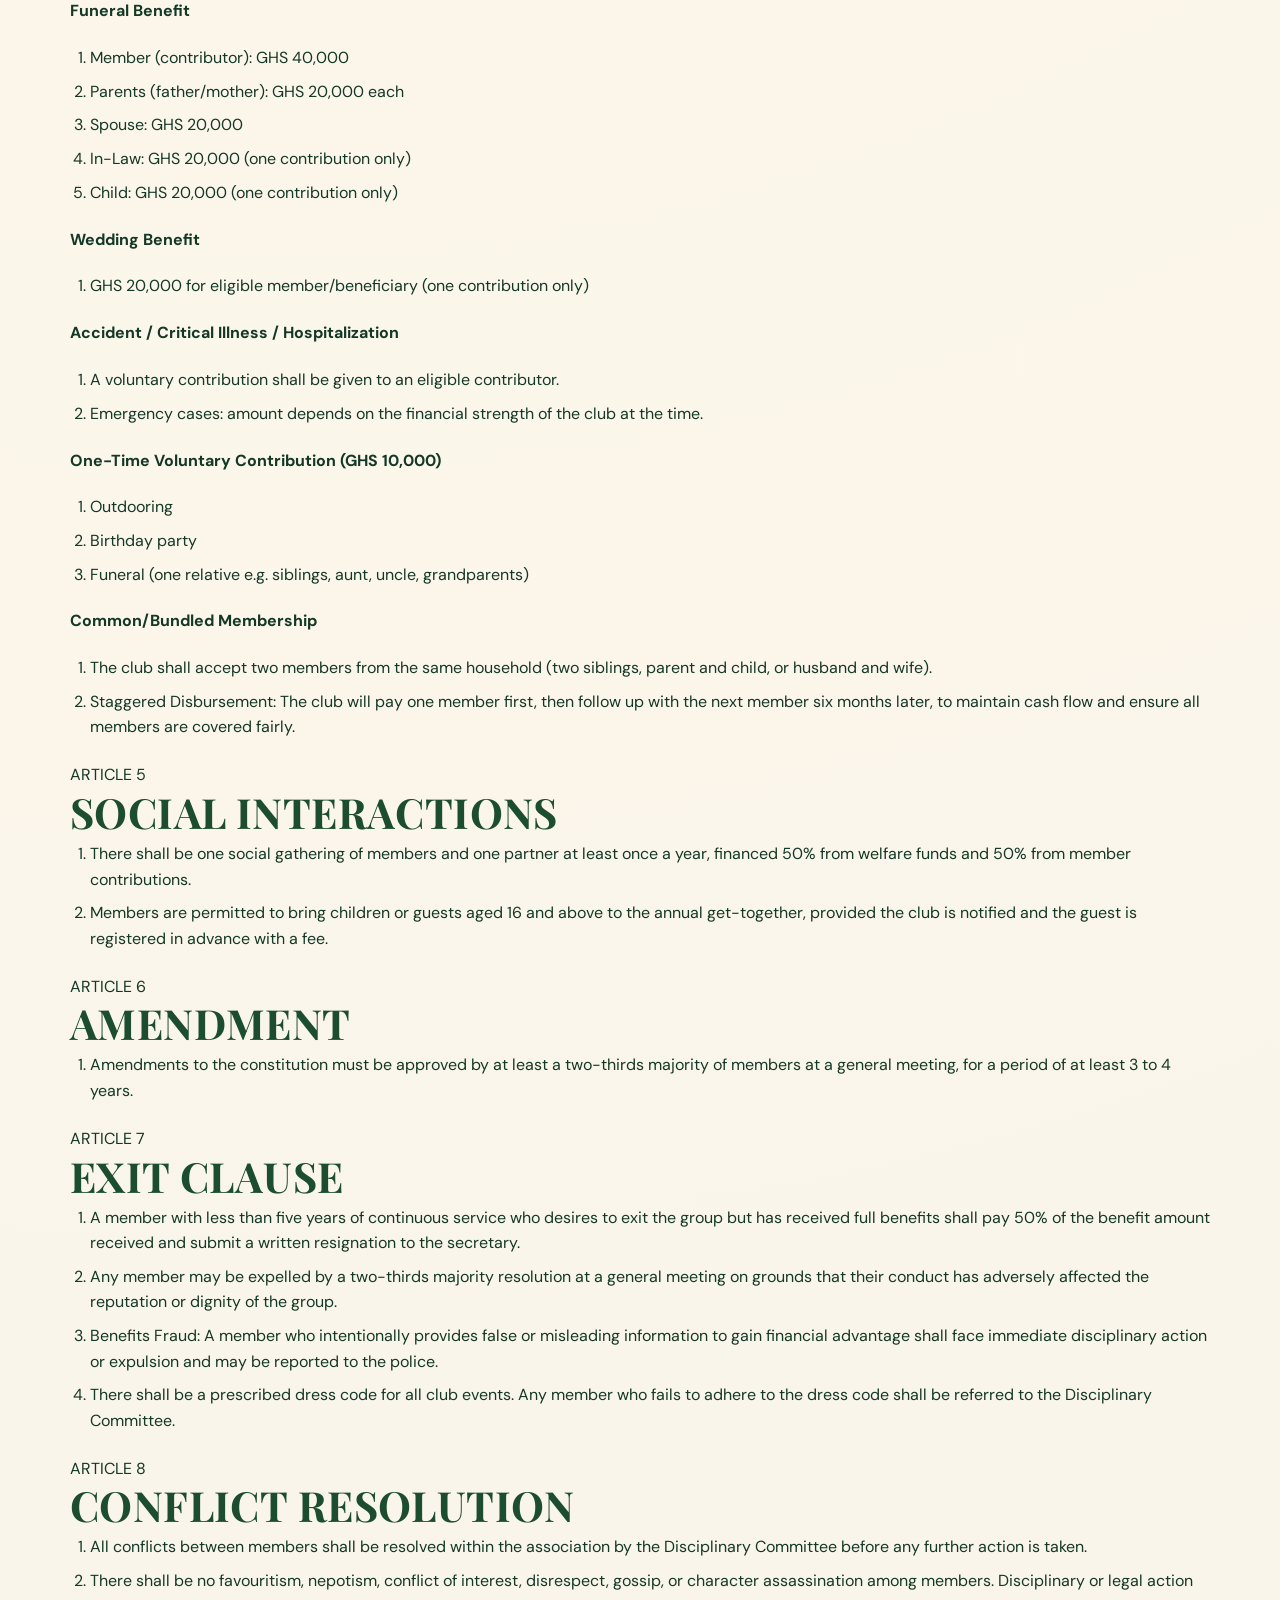
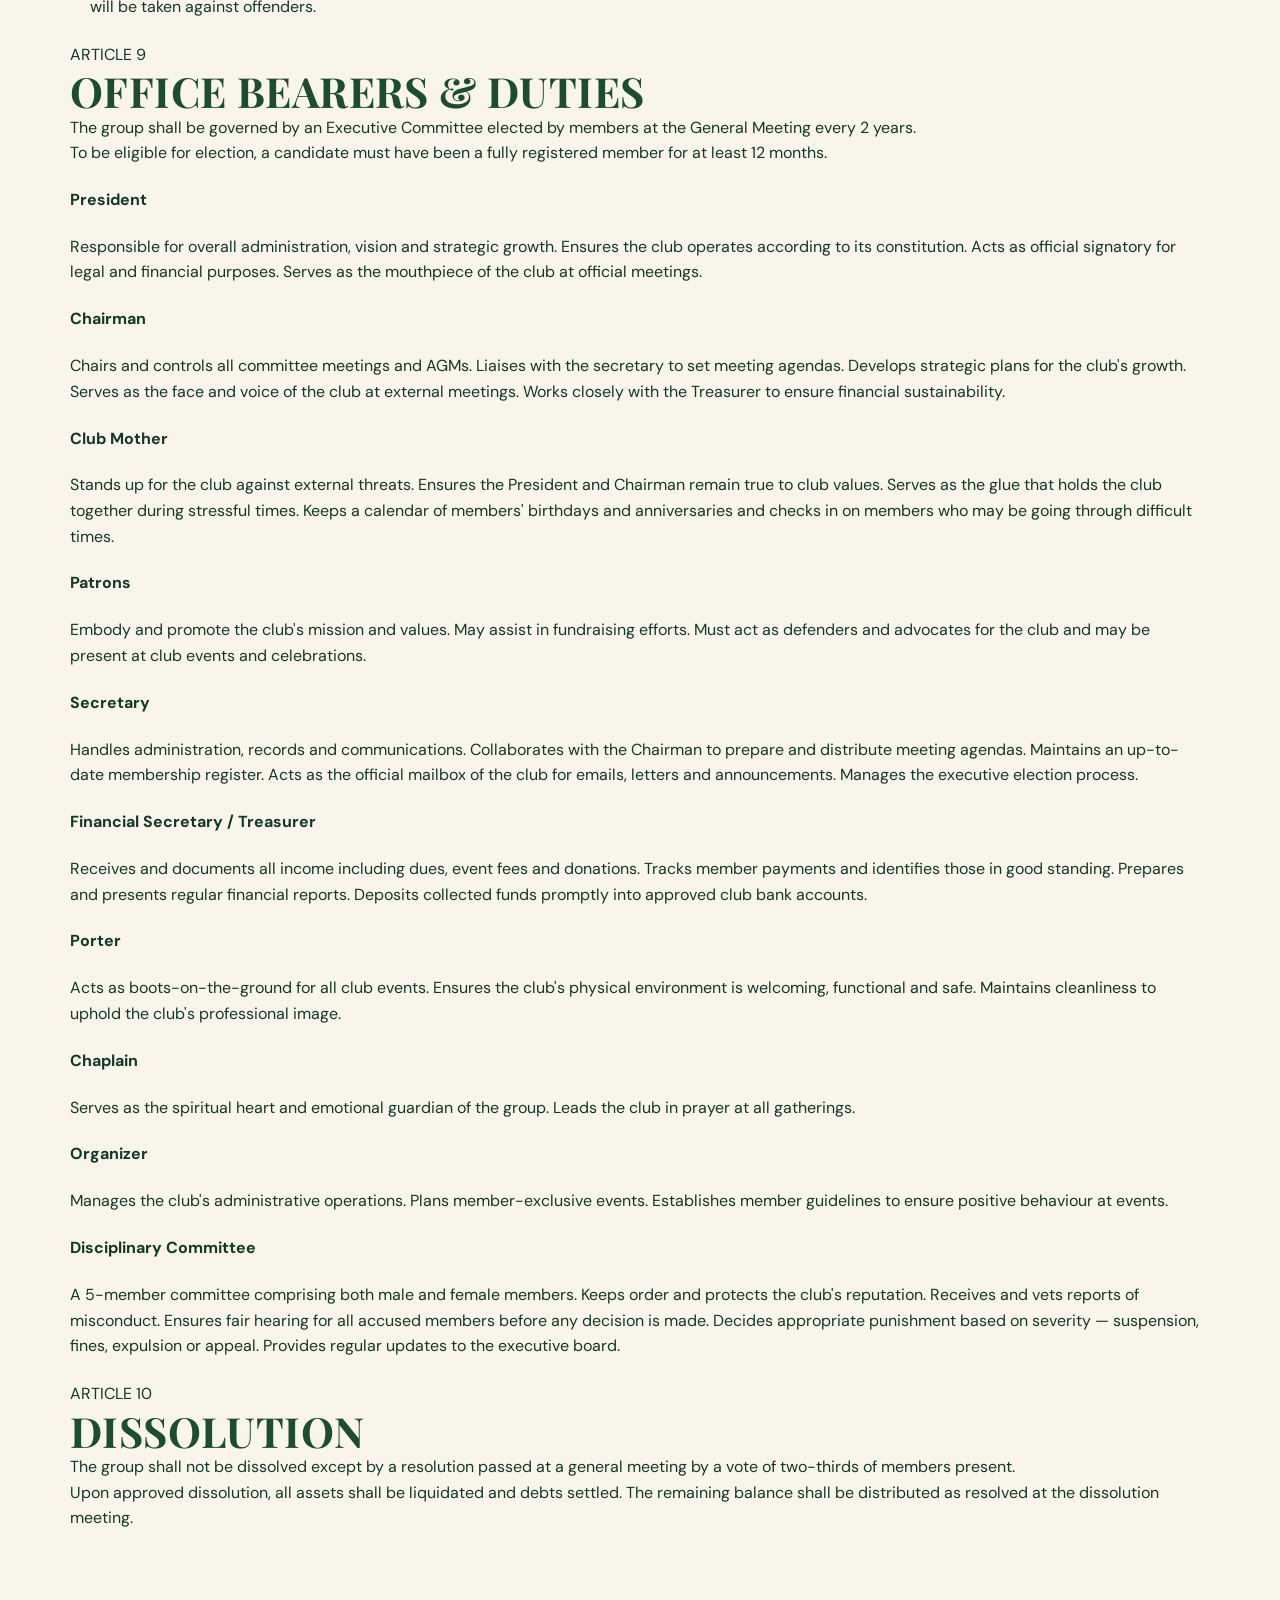
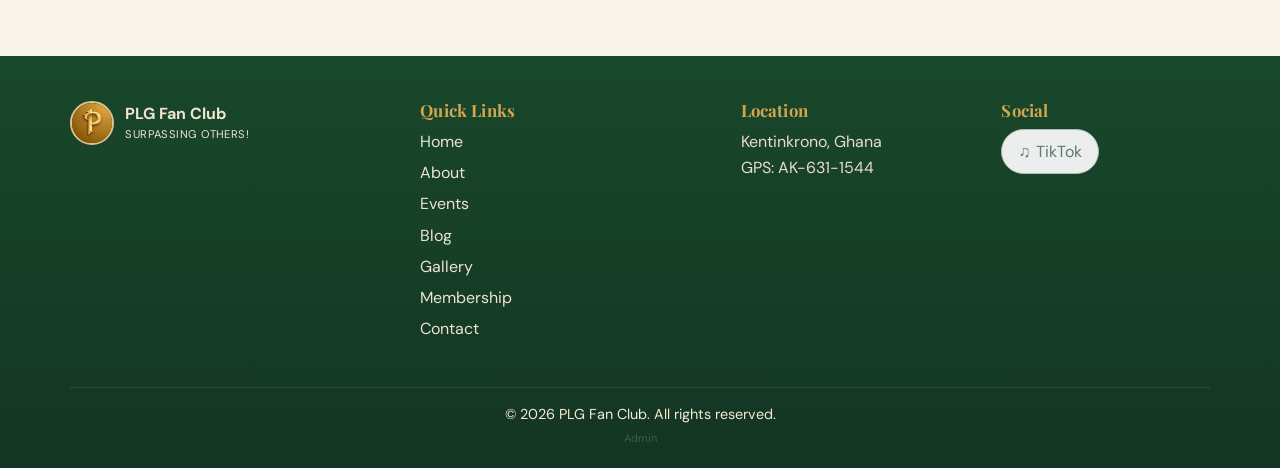
<file: plg-fanclub/constitution.html>
<!doctype html>
<html lang="en">
  <head>
    <meta charset="UTF-8" />
    <meta name="viewport" content="width=device-width, initial-scale=1.0" />
    <title>Club Constitution | PLG Fan Club</title>
    <meta
      name="description"
      content="Read the official constitution of the Preeminent Ladies and Gents Fan Club in Kentinkrono, Ghana."
    />
    <meta property="og:title" content="Club Constitution | PLG Fan Club" />
    <meta
      property="og:description"
      content="The governing document of the Preeminent Ladies and Gents Fan Club."
    />
    <meta property="og:type" content="website" />
    <meta
      property="og:url"
      content="https://plgfanclub.com/constitution.html"
    />
    <meta
      property="og:image"
      content="https://plgfanclub.com/images/site-logo.png"
    />
    <meta property="og:site_name" content="PLG Fan Club" />
    <meta name="twitter:card" content="summary_large_image" />
    <meta
      name="twitter:image"
      content="https://plgfanclub.com/images/site-logo.png"
    />
    <link rel="icon" href="images/site-logo.png" type="image/png" />
    <link rel="preconnect" href="https://fonts.googleapis.com" />
    <link rel="preconnect" href="https://fonts.gstatic.com" crossorigin />
    <link
      href="https://fonts.googleapis.com/css2?family=DM+Sans:wght@400;500;700&family=Playfair+Display:wght@600;700;800&family=Space+Mono:wght@400;700&display=swap"
      rel="stylesheet"
    />
    <link rel="stylesheet" href="css/styles.css" />
    <script src="https://identity.netlify.com/v1/netlify-identity-widget.js"></script>
  </head>
  <body>
    <a class="skip-link" href="#main-content">Skip to main content</a>

    <header class="site-header" id="siteHeader">
      <div class="container nav-inner">
        <a class="brand" href="index.html" aria-label="PLG Fan Club home">
          <img
            class="logo-badge"
            src="images/site-logo.png"
            alt="PLG Fan Club logo"
          />
          <span class="brand-text">
            <strong>PLG Fan Club</strong>
            <small>Surpassing others!</small>
          </span>
        </a>
        <button
          class="nav-toggle"
          data-nav-toggle
          aria-label="Toggle menu"
          aria-expanded="false"
          aria-controls="site-nav"
        >
          <span></span>
          <span></span>
          <span></span>
        </button>
        <nav class="site-nav" id="site-nav" aria-label="Main navigation">
          <a href="index.html">Home</a>
          <a href="about.html">About</a>
          <a href="events.html">Events</a>
          <a href="blog.html">Blog</a>
          <a href="gallery.html">Gallery</a>
          <a href="membership.html">Membership</a>
          <a href="constitution.html" class="is-active" aria-current="page"
            >Constitution</a
          >
          <a href="contact.html">Contact</a>
        </nav>
      </div>
    </header>

    <main id="main-content">
      <section class="page-hero reveal">
        <div class="container">
          <p class="eyebrow">Official Document</p>
          <h1>Club Constitution</h1>
          <p>
            The governing document of the Preeminent Ladies and Gents Fan Club
            &mdash; Established 22nd February 2025.
          </p>
        </div>
      </section>

      <section
        class="section constitution-section"
        aria-label="Constitution articles"
      >
        <div class="container">
          <div class="cards-grid constitution-grid">
            <article class="constitution-card">
              <p class="constitution-number">ARTICLE 1</p>
              <h2 class="constitution-title">NAME</h2>
              <p>
                The name of the club is PREEMINENT LADIES AND GENTS FAN CLUB.
              </p>
              <p>Headquarters: Kentinkrono. GPS Address: AK-631-1544.</p>
            </article>

            <article class="constitution-card">
              <p class="constitution-number">ARTICLE 2</p>
              <h2 class="constitution-title">OBJECTIVE / PURPOSE / MISSION</h2>
              <ol class="constitution-list">
                <li>
                  To promote, support and strengthen the welfare of the members
                  of the group.
                </li>
                <li>
                  Fostering a sense of belonging and connecting with each other.
                </li>
                <li>
                  Ensure a respectful, safe and inclusive environment for all
                  members guided by the constitution.
                </li>
              </ol>
            </article>

            <article class="constitution-card">
              <p class="constitution-number">ARTICLE 3</p>
              <h2 class="constitution-title">MEMBERSHIP</h2>
              <ol class="constitution-list">
                <li>
                  Any adult of 18 years and above and of good standing shall be
                  eligible for membership and shall, subject to the approval of
                  the committee, become a member on payment of a non-refundable
                  entrance fee of GHS 200.
                </li>
                <li>
                  A member shall be someone who is ready to associate with
                  members and abide by the rules and regulations of the club.
                </li>
                <li>
                  A member of good standing and good character shall have the
                  privilege to be nominated or delegated for leadership
                  positions or be delegated to attend club events when the need
                  arises.
                </li>
                <li>
                  A member shall be someone who pays all contributions
                  diligently or, when failing at some point, is ready to accept
                  due penalties.
                </li>
                <li>
                  There shall be a probation period of 6 months for all new
                  members.
                </li>
                <li>
                  The club shall conduct an Annual Fundraising exercise in which
                  all members are expected to contribute toward ensuring
                  long-term financial stability of the club.
                </li>
              </ol>
            </article>

            <article class="constitution-card">
              <p class="constitution-number">ARTICLE 4</p>
              <h2 class="constitution-title">FUNDS</h2>
              <ol class="constitution-list">
                <li>
                  Only fully paid-up members who are up to date in contributions
                  are qualified for benefits.
                </li>
                <li>
                  An eligible new member who has joined for six months and
                  contributed fully in all events without any outstanding
                  arrears is eligible.
                </li>
                <li>
                  A member whose contributions remain outstanding on three or
                  more events shall be suspended for six months. Upon payment of
                  the penalty, the member will be reinstated.
                </li>
                <li>
                  Any member who fails to settle contributions on the date for a
                  program shall be given a grace period of one month (4 weeks).
                  Failure to pay shall result in automatic penalties as defined
                  in the club bylaws.
                </li>
                <li>
                  Members are advised to give prior notice of two months before
                  a program or invitation. If notice is given with less than two
                  months to spare, the club will attend but contributions will
                  be deferred by three months.
                </li>
                <li>
                  Before the final sum is handed over to a beneficiary, the club
                  retains 10% to fund the club's presence and announcement at
                  the event, to maintain the dignity of the club.
                </li>
              </ol>

              <h3 class="constitution-subheading">Benefit Schedule</h3>
              <h4 class="constitution-mini-title">Funeral Benefit</h4>
              <ul class="constitution-list constitution-list-bulleted">
                <li>Member (contributor): GHS 40,000</li>
                <li>Parents (father/mother): GHS 20,000 each</li>
                <li>Spouse: GHS 20,000</li>
                <li>In-Law: GHS 20,000 (one contribution only)</li>
                <li>Child: GHS 20,000 (one contribution only)</li>
              </ul>

              <h4 class="constitution-mini-title">Wedding Benefit</h4>
              <ul class="constitution-list constitution-list-bulleted">
                <li>
                  GHS 20,000 for eligible member/beneficiary (one contribution
                  only)
                </li>
              </ul>

              <h4 class="constitution-mini-title">
                Accident / Critical Illness / Hospitalization
              </h4>
              <ul class="constitution-list constitution-list-bulleted">
                <li>
                  A voluntary contribution shall be given to an eligible
                  contributor.
                </li>
                <li>
                  Emergency cases: amount depends on the financial strength of
                  the club at the time.
                </li>
              </ul>

              <h4 class="constitution-mini-title">
                One-Time Voluntary Contribution (GHS 10,000)
              </h4>
              <ul class="constitution-list constitution-list-bulleted">
                <li>Outdooring</li>
                <li>Birthday party</li>
                <li>
                  Funeral (one relative e.g. siblings, aunt, uncle,
                  grandparents)
                </li>
              </ul>

              <h4 class="constitution-mini-title">Common/Bundled Membership</h4>
              <ul class="constitution-list constitution-list-bulleted">
                <li>
                  The club shall accept two members from the same household (two
                  siblings, parent and child, or husband and wife).
                </li>
                <li>
                  Staggered Disbursement: The club will pay one member first,
                  then follow up with the next member six months later, to
                  maintain cash flow and ensure all members are covered fairly.
                </li>
              </ul>
            </article>

            <article class="constitution-card">
              <p class="constitution-number">ARTICLE 5</p>
              <h2 class="constitution-title">SOCIAL INTERACTIONS</h2>
              <ol class="constitution-list">
                <li>
                  There shall be one social gathering of members and one partner
                  at least once a year, financed 50% from welfare funds and 50%
                  from member contributions.
                </li>
                <li>
                  Members are permitted to bring children or guests aged 16 and
                  above to the annual get-together, provided the club is
                  notified and the guest is registered in advance with a fee.
                </li>
              </ol>
            </article>

            <article class="constitution-card">
              <p class="constitution-number">ARTICLE 6</p>
              <h2 class="constitution-title">AMENDMENT</h2>
              <ol class="constitution-list">
                <li>
                  Amendments to the constitution must be approved by at least a
                  two-thirds majority of members at a general meeting, for a
                  period of at least 3 to 4 years.
                </li>
              </ol>
            </article>

            <article class="constitution-card">
              <p class="constitution-number">ARTICLE 7</p>
              <h2 class="constitution-title">EXIT CLAUSE</h2>
              <ol class="constitution-list">
                <li>
                  A member with less than five years of continuous service who
                  desires to exit the group but has received full benefits shall
                  pay 50% of the benefit amount received and submit a written
                  resignation to the secretary.
                </li>
                <li>
                  Any member may be expelled by a two-thirds majority resolution
                  at a general meeting on grounds that their conduct has
                  adversely affected the reputation or dignity of the group.
                </li>
                <li>
                  Benefits Fraud: A member who intentionally provides false or
                  misleading information to gain financial advantage shall face
                  immediate disciplinary action or expulsion and may be reported
                  to the police.
                </li>
                <li>
                  There shall be a prescribed dress code for all club events.
                  Any member who fails to adhere to the dress code shall be
                  referred to the Disciplinary Committee.
                </li>
              </ol>
            </article>

            <article class="constitution-card">
              <p class="constitution-number">ARTICLE 8</p>
              <h2 class="constitution-title">CONFLICT RESOLUTION</h2>
              <ol class="constitution-list">
                <li>
                  All conflicts between members shall be resolved within the
                  association by the Disciplinary Committee before any further
                  action is taken.
                </li>
                <li>
                  There shall be no favouritism, nepotism, conflict of interest,
                  disrespect, gossip, or character assassination among members.
                  Disciplinary or legal action will be taken against offenders.
                </li>
              </ol>
            </article>

            <article class="constitution-card">
              <p class="constitution-number">ARTICLE 9</p>
              <h2 class="constitution-title">OFFICE BEARERS &amp; DUTIES</h2>
              <p>
                The group shall be governed by an Executive Committee elected by
                members at the General Meeting every 2 years.
              </p>
              <p>
                To be eligible for election, a candidate must have been a fully
                registered member for at least 12 months.
              </p>

              <h4 class="constitution-mini-title">President</h4>
              <p>
                Responsible for overall administration, vision and strategic
                growth. Ensures the club operates according to its constitution.
                Acts as official signatory for legal and financial purposes.
                Serves as the mouthpiece of the club at official meetings.
              </p>

              <h4 class="constitution-mini-title">Chairman</h4>
              <p>
                Chairs and controls all committee meetings and AGMs. Liaises
                with the secretary to set meeting agendas. Develops strategic
                plans for the club's growth. Serves as the face and voice of the
                club at external meetings. Works closely with the Treasurer to
                ensure financial sustainability.
              </p>

              <h4 class="constitution-mini-title">Club Mother</h4>
              <p>
                Stands up for the club against external threats. Ensures the
                President and Chairman remain true to club values. Serves as the
                glue that holds the club together during stressful times. Keeps
                a calendar of members' birthdays and anniversaries and checks in
                on members who may be going through difficult times.
              </p>

              <h4 class="constitution-mini-title">Patrons</h4>
              <p>
                Embody and promote the club's mission and values. May assist in
                fundraising efforts. Must act as defenders and advocates for the
                club and may be present at club events and celebrations.
              </p>

              <h4 class="constitution-mini-title">Secretary</h4>
              <p>
                Handles administration, records and communications. Collaborates
                with the Chairman to prepare and distribute meeting agendas.
                Maintains an up-to-date membership register. Acts as the
                official mailbox of the club for emails, letters and
                announcements. Manages the executive election process.
              </p>

              <h4 class="constitution-mini-title">
                Financial Secretary / Treasurer
              </h4>
              <p>
                Receives and documents all income including dues, event fees and
                donations. Tracks member payments and identifies those in good
                standing. Prepares and presents regular financial reports.
                Deposits collected funds promptly into approved club bank
                accounts.
              </p>

              <h4 class="constitution-mini-title">Porter</h4>
              <p>
                Acts as boots-on-the-ground for all club events. Ensures the
                club's physical environment is welcoming, functional and safe.
                Maintains cleanliness to uphold the club's professional image.
              </p>

              <h4 class="constitution-mini-title">Chaplain</h4>
              <p>
                Serves as the spiritual heart and emotional guardian of the
                group. Leads the club in prayer at all gatherings.
              </p>

              <h4 class="constitution-mini-title">Organizer</h4>
              <p>
                Manages the club's administrative operations. Plans
                member-exclusive events. Establishes member guidelines to ensure
                positive behaviour at events.
              </p>

              <h4 class="constitution-mini-title">Disciplinary Committee</h4>
              <p>
                A 5-member committee comprising both male and female members.
                Keeps order and protects the club's reputation. Receives and
                vets reports of misconduct. Ensures fair hearing for all accused
                members before any decision is made. Decides appropriate
                punishment based on severity &mdash; suspension, fines,
                expulsion or appeal. Provides regular updates to the executive
                board.
              </p>
            </article>

            <article class="constitution-card">
              <p class="constitution-number">ARTICLE 10</p>
              <h2 class="constitution-title">DISSOLUTION</h2>
              <p>
                The group shall not be dissolved except by a resolution passed
                at a general meeting by a vote of two-thirds of members present.
              </p>
              <p>
                Upon approved dissolution, all assets shall be liquidated and
                debts settled. The remaining balance shall be distributed as
                resolved at the dissolution meeting.
              </p>
            </article>
          </div>
        </div>
      </section>
    </main>

    <footer class="site-footer">
      <div class="container footer-grid">
        <div>
          <a
            class="brand footer-brand"
            href="index.html"
            aria-label="PLG Fan Club home"
          >
            <img
              class="logo-badge"
              src="images/site-logo.png"
              alt="PLG Fan Club logo"
            />
            <span class="brand-text">
              <strong>PLG Fan Club</strong>
              <small>Surpassing others!</small>
            </span>
          </a>
        </div>
        <div>
          <h3>Quick Links</h3>
          <ul class="footer-links">
            <li><a href="index.html">Home</a></li>
            <li><a href="about.html">About</a></li>
            <li><a href="events.html">Events</a></li>
            <li><a href="blog.html">Blog</a></li>
            <li><a href="gallery.html">Gallery</a></li>
            <li><a href="membership.html">Membership</a></li>
            <li><a href="contact.html">Contact</a></li>
          </ul>
        </div>
        <div>
          <h3>Location</h3>
          <p>Kentinkrono, Ghana</p>
          <p>GPS: AK-631-1544</p>
        </div>
        <div>
          <h3>Social</h3>
          <a
            class="social-link"
            href="https://www.tiktok.com/@plg_fan_club?is_from_webapp=1&sender_device=pc"
            target="_blank"
            rel="noopener noreferrer"
            aria-label="Follow PLG Fan Club on TikTok"
            ><span aria-hidden="true">♫</span> TikTok</a
          >
        </div>
      </div>
      <div class="container footer-bottom">
        <p>© 2026 PLG Fan Club. All rights reserved.</p>
        <a
          href="/admin"
          style="
            opacity: 0.2;
            font-size: 11px;
            color: inherit;
            text-decoration: none;
          "
          >Admin</a
        >
      </div>
    </footer>

    <script src="js/main.js" defer></script>
    <script>
      if (window.netlifyIdentity) {
        window.netlifyIdentity.on("init", (user) => {
          if (!user) {
            window.netlifyIdentity.on("login", () => {
              document.location.href = "/admin/";
            });
          }
        });
      }
    </script>
  </body>
</html>
</file>
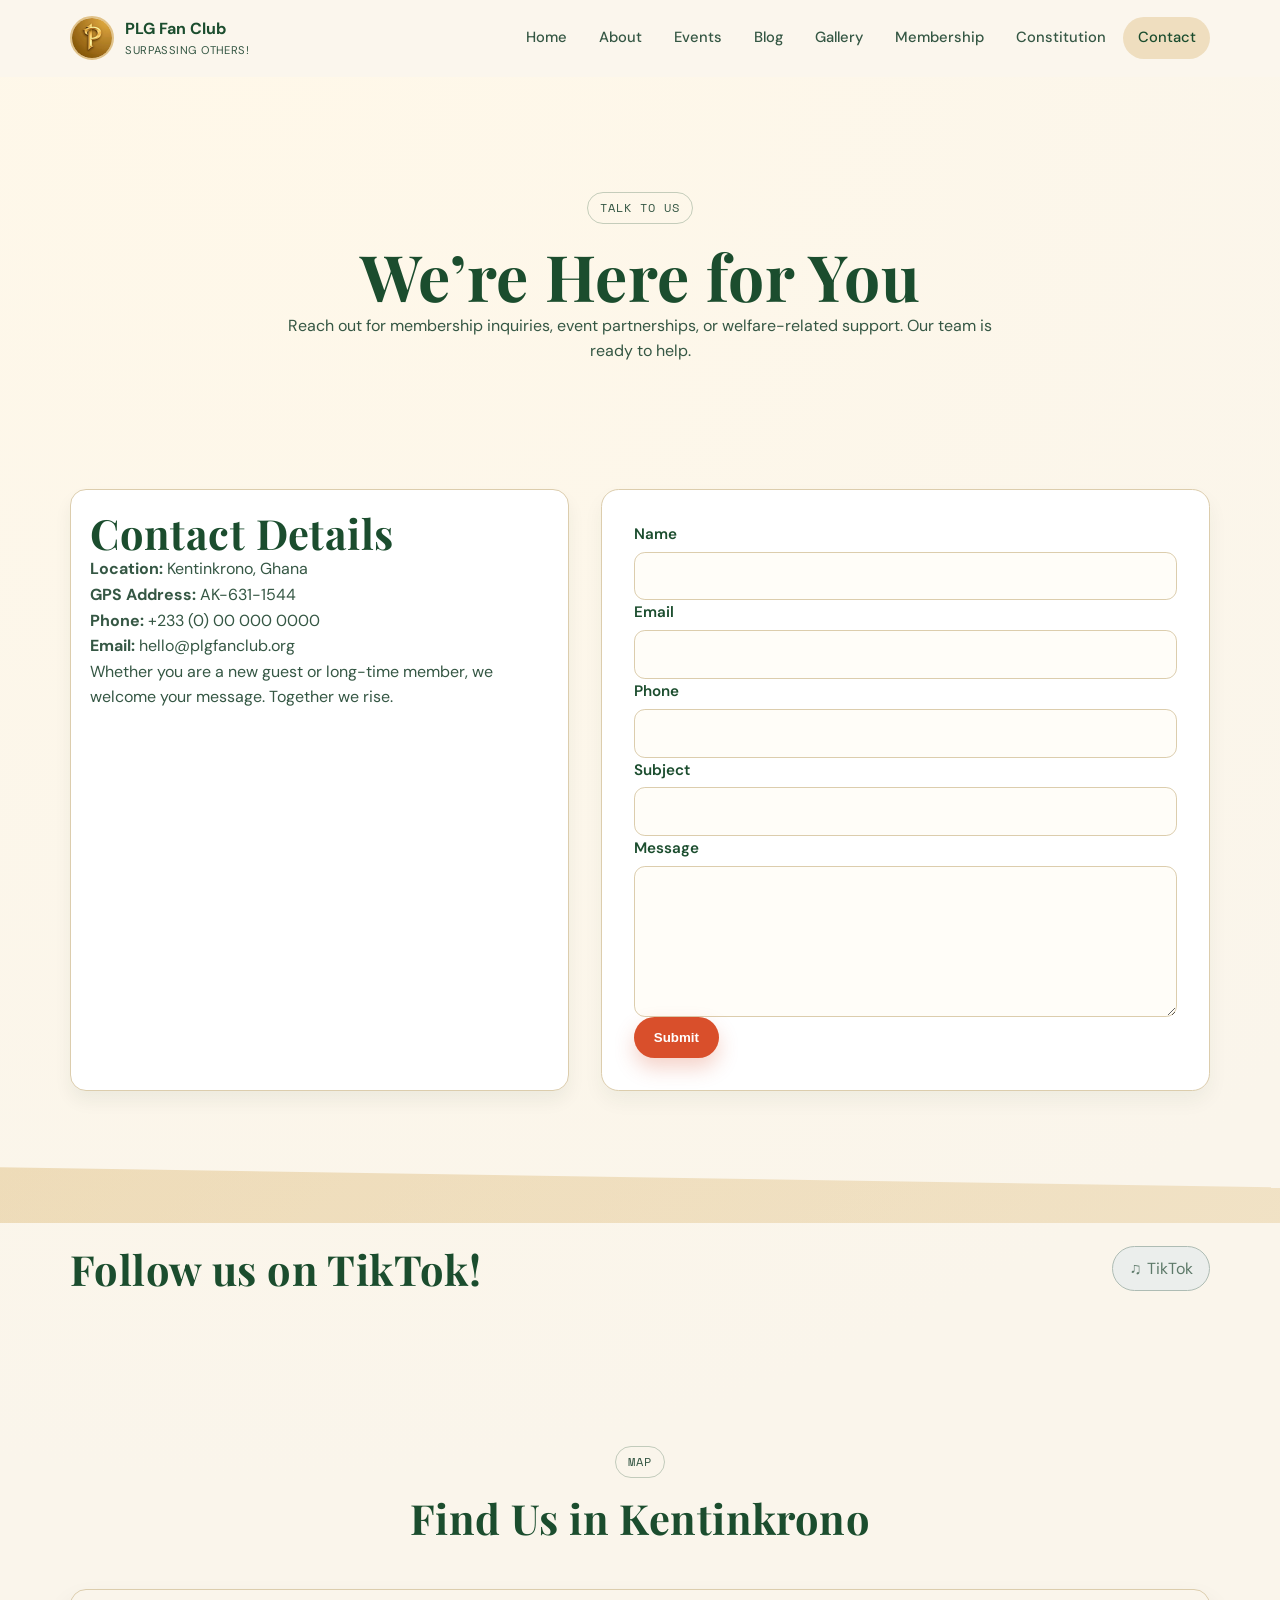
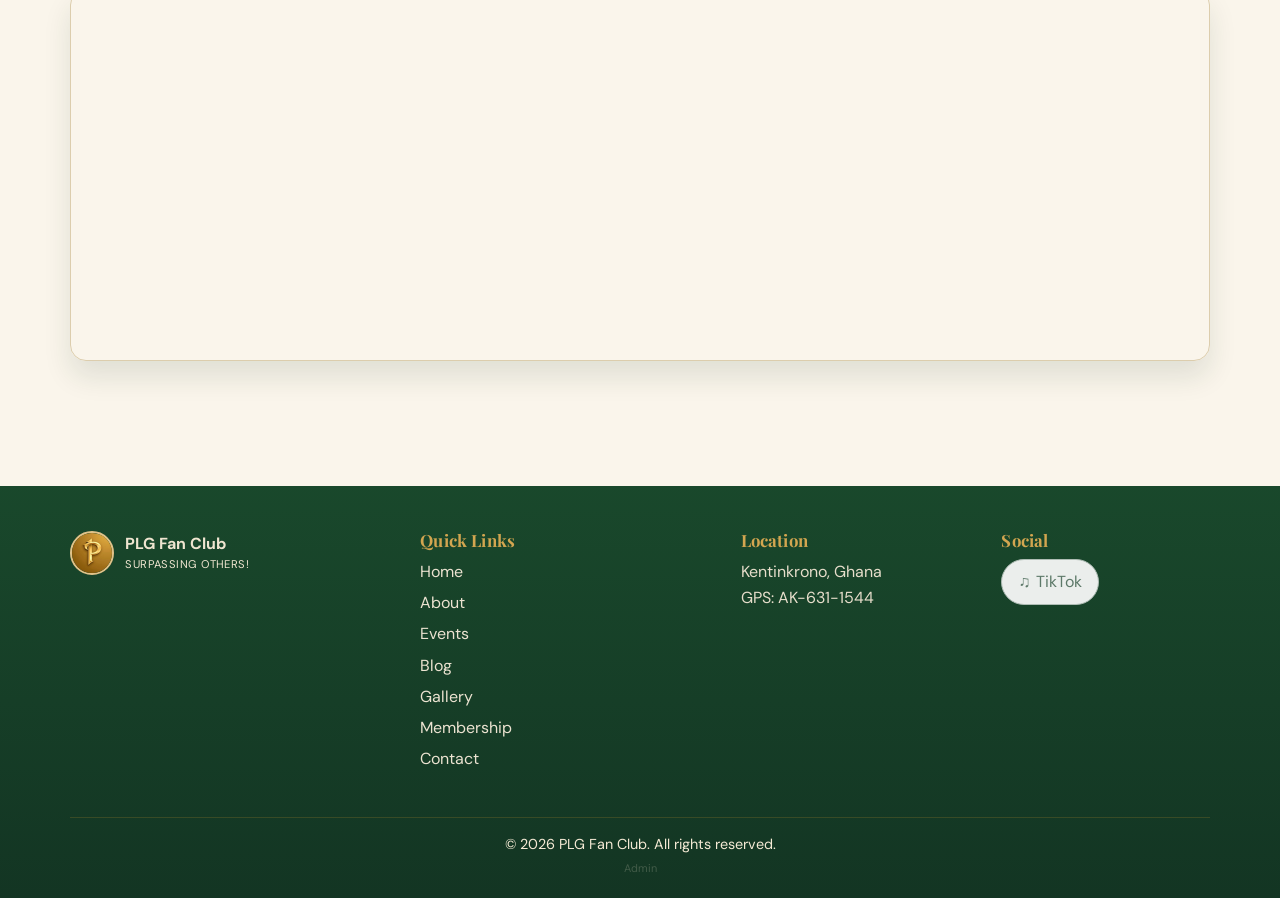
<file: plg-fanclub/contact.html>
<!doctype html>
<html lang="en">
  <head>
    <meta charset="UTF-8" />
    <meta name="viewport" content="width=device-width, initial-scale=1.0" />
    <title>Contact Us | PLG Fan Club</title>
    <meta
      name="description"
      content="Contact PLG Fan Club in Kentinkrono, Ghana for membership details, event information, and community support inquiries."
    />
    <meta property="og:title" content="Contact PLG Fan Club" />
    <meta
      property="og:description"
      content="Reach the PLG Fan Club team for support, membership, and event inquiries."
    />
    <meta property="og:type" content="website" />
    <meta property="og:url" content="https://plgfanclub.com/contact.html" />
    <meta
      property="og:image"
      content="https://plgfanclub.com/images/site-logo.png"
    />
    <meta property="og:site_name" content="PLG Fan Club" />
    <meta name="twitter:card" content="summary_large_image" />
    <meta
      name="twitter:image"
      content="https://plgfanclub.com/images/site-logo.png"
    />
    <link rel="icon" href="images/site-logo.png" type="image/png" />
    <link rel="preconnect" href="https://fonts.googleapis.com" />
    <link rel="preconnect" href="https://fonts.gstatic.com" crossorigin />
    <link
      href="https://fonts.googleapis.com/css2?family=DM+Sans:wght@400;500;700&family=Playfair+Display:wght@600;700;800&family=Space+Mono:wght@400;700&display=swap"
      rel="stylesheet"
    />
    <link rel="stylesheet" href="css/styles.css" />
    <script src="https://identity.netlify.com/v1/netlify-identity-widget.js"></script>
  </head>
  <body>
    <a class="skip-link" href="#main-content">Skip to main content</a>

    <header class="site-header" id="siteHeader">
      <div class="container nav-inner">
        <a class="brand" href="index.html" aria-label="PLG Fan Club home">
          <img
            class="logo-badge"
            src="images/site-logo.png"
            alt="PLG Fan Club logo"
          />
          <span class="brand-text">
            <strong>PLG Fan Club</strong>
            <small>Surpassing others!</small>
          </span>
        </a>
        <button
          class="nav-toggle"
          data-nav-toggle
          aria-label="Toggle menu"
          aria-expanded="false"
          aria-controls="site-nav"
        >
          <span></span>
          <span></span>
          <span></span>
        </button>
        <nav class="site-nav" id="site-nav" aria-label="Main navigation">
          <a href="index.html">Home</a>
          <a href="about.html">About</a>
          <a href="events.html">Events</a>
          <a href="blog.html">Blog</a>
          <a href="gallery.html">Gallery</a>
          <a href="membership.html">Membership</a>
          <a href="constitution.html">Constitution</a>
          <a href="contact.html" class="is-active" aria-current="page"
            >Contact</a
          >
        </nav>
      </div>
    </header>

    <main id="main-content">
      <section class="page-hero reveal">
        <div class="container">
          <p class="eyebrow">Talk to Us</p>
          <h1>We’re Here for You</h1>
          <p>
            Reach out for membership inquiries, event partnerships, or
            welfare-related support. Our team is ready to help.
          </p>
        </div>
      </section>

      <section class="section reveal">
        <div class="container contact-grid">
          <article class="contact-card reveal">
            <h2>Contact Details</h2>
            <p><strong>Location:</strong> Kentinkrono, Ghana</p>
            <p><strong>GPS Address:</strong> AK-631-1544</p>
            <p><strong>Phone:</strong> +233 (0) 00 000 0000</p>
            <p><strong>Email:</strong> hello@plgfanclub.org</p>
            <p>
              Whether you are a new guest or long-time member, we welcome your
              message. Together we rise.
            </p>
          </article>

          <div
            id="contactSuccess"
            class="form-success"
            role="status"
            aria-live="polite"
            hidden
          >
            Thank you for reaching out. We have received your message and will
            respond soon.
          </div>
          <form
            id="contactForm"
            class="contact-form reveal"
            action="https://formsubmit.co/ajax/newplg2026@gmail.com"
            method="POST"
            aria-label="Contact form"
          >
            <input
              type="hidden"
              name="_subject"
              value="New PLG Fan Club Contact Message"
            />
            <input type="hidden" name="_template" value="table" />
            <input type="hidden" name="_captcha" value="false" />
            <div class="form-group">
              <label for="contactName">Name</label>
              <input id="contactName" name="contactName" type="text" required />
            </div>
            <div class="form-group">
              <label for="contactEmail">Email</label>
              <input
                id="contactEmail"
                name="contactEmail"
                type="email"
                required
              />
            </div>
            <div class="form-group">
              <label for="contactPhone">Phone</label>
              <input
                id="contactPhone"
                name="contactPhone"
                type="tel"
                required
              />
            </div>
            <div class="form-group">
              <label for="contactSubject">Subject</label>
              <input
                id="contactSubject"
                name="contactSubject"
                type="text"
                required
              />
            </div>
            <div class="form-group form-group-full">
              <label for="contactMessage">Message</label>
              <textarea
                id="contactMessage"
                name="contactMessage"
                rows="5"
                required
              ></textarea>
            </div>
            <button class="btn btn-primary" type="submit">Submit</button>
          </form>
        </div>
      </section>

      <section class="section section-angled reveal">
        <div class="container tiktok-panel">
          <h2>Follow us on TikTok!</h2>
          <a
            class="social-link"
            href="https://www.tiktok.com/@plg_fan_club?is_from_webapp=1&sender_device=pc"
            target="_blank"
            rel="noopener noreferrer"
            aria-label="Follow PLG Fan Club on TikTok"
            ><span aria-hidden="true">♫</span> TikTok</a
          >
        </div>
      </section>

      <section class="section reveal">
        <div class="container">
          <div class="section-heading">
            <p class="eyebrow">Map</p>
            <h2>Find Us in Kentinkrono</h2>
          </div>
          <div class="map-frame">
            <iframe
              title="Map showing Kentinkrono area in Kumasi, Ghana"
              src="https://www.google.com/maps?q=6.68,-1.62&z=13&output=embed"
              loading="lazy"
              referrerpolicy="no-referrer-when-downgrade"
            ></iframe>
          </div>
        </div>
      </section>
    </main>

    <footer class="site-footer">
      <div class="container footer-grid">
        <div>
          <a
            class="brand footer-brand"
            href="index.html"
            aria-label="PLG Fan Club home"
          >
            <img
              class="logo-badge"
              src="images/site-logo.png"
              alt="PLG Fan Club logo"
            />
            <span class="brand-text">
              <strong>PLG Fan Club</strong>
              <small>Surpassing others!</small>
            </span>
          </a>
        </div>
        <div>
          <h3>Quick Links</h3>
          <ul class="footer-links">
            <li><a href="index.html">Home</a></li>
            <li><a href="about.html">About</a></li>
            <li><a href="events.html">Events</a></li>
            <li><a href="blog.html">Blog</a></li>
            <li><a href="gallery.html">Gallery</a></li>
            <li><a href="membership.html">Membership</a></li>
            <li><a href="contact.html">Contact</a></li>
          </ul>
        </div>
        <div>
          <h3>Location</h3>
          <p>Kentinkrono, Ghana</p>
          <p>GPS: AK-631-1544</p>
        </div>
        <div>
          <h3>Social</h3>
          <a
            class="social-link"
            href="https://www.tiktok.com/@plg_fan_club?is_from_webapp=1&sender_device=pc"
            target="_blank"
            rel="noopener noreferrer"
            aria-label="Follow PLG Fan Club on TikTok"
            ><span aria-hidden="true">♫</span> TikTok</a
          >
        </div>
      </div>
      <div class="container footer-bottom">
        <p>© 2026 PLG Fan Club. All rights reserved.</p>
        <a
          href="/admin"
          style="
            opacity: 0.2;
            font-size: 11px;
            color: inherit;
            text-decoration: none;
          "
          >Admin</a
        >
      </div>
    </footer>

    <script src="js/main.js" defer></script>
    <script>
      if (window.netlifyIdentity) {
        window.netlifyIdentity.on("init", (user) => {
          if (!user) {
            window.netlifyIdentity.on("login", () => {
              document.location.href = "/admin/";
            });
          }
        });
      }
    </script>
  </body>
</html>
</file>
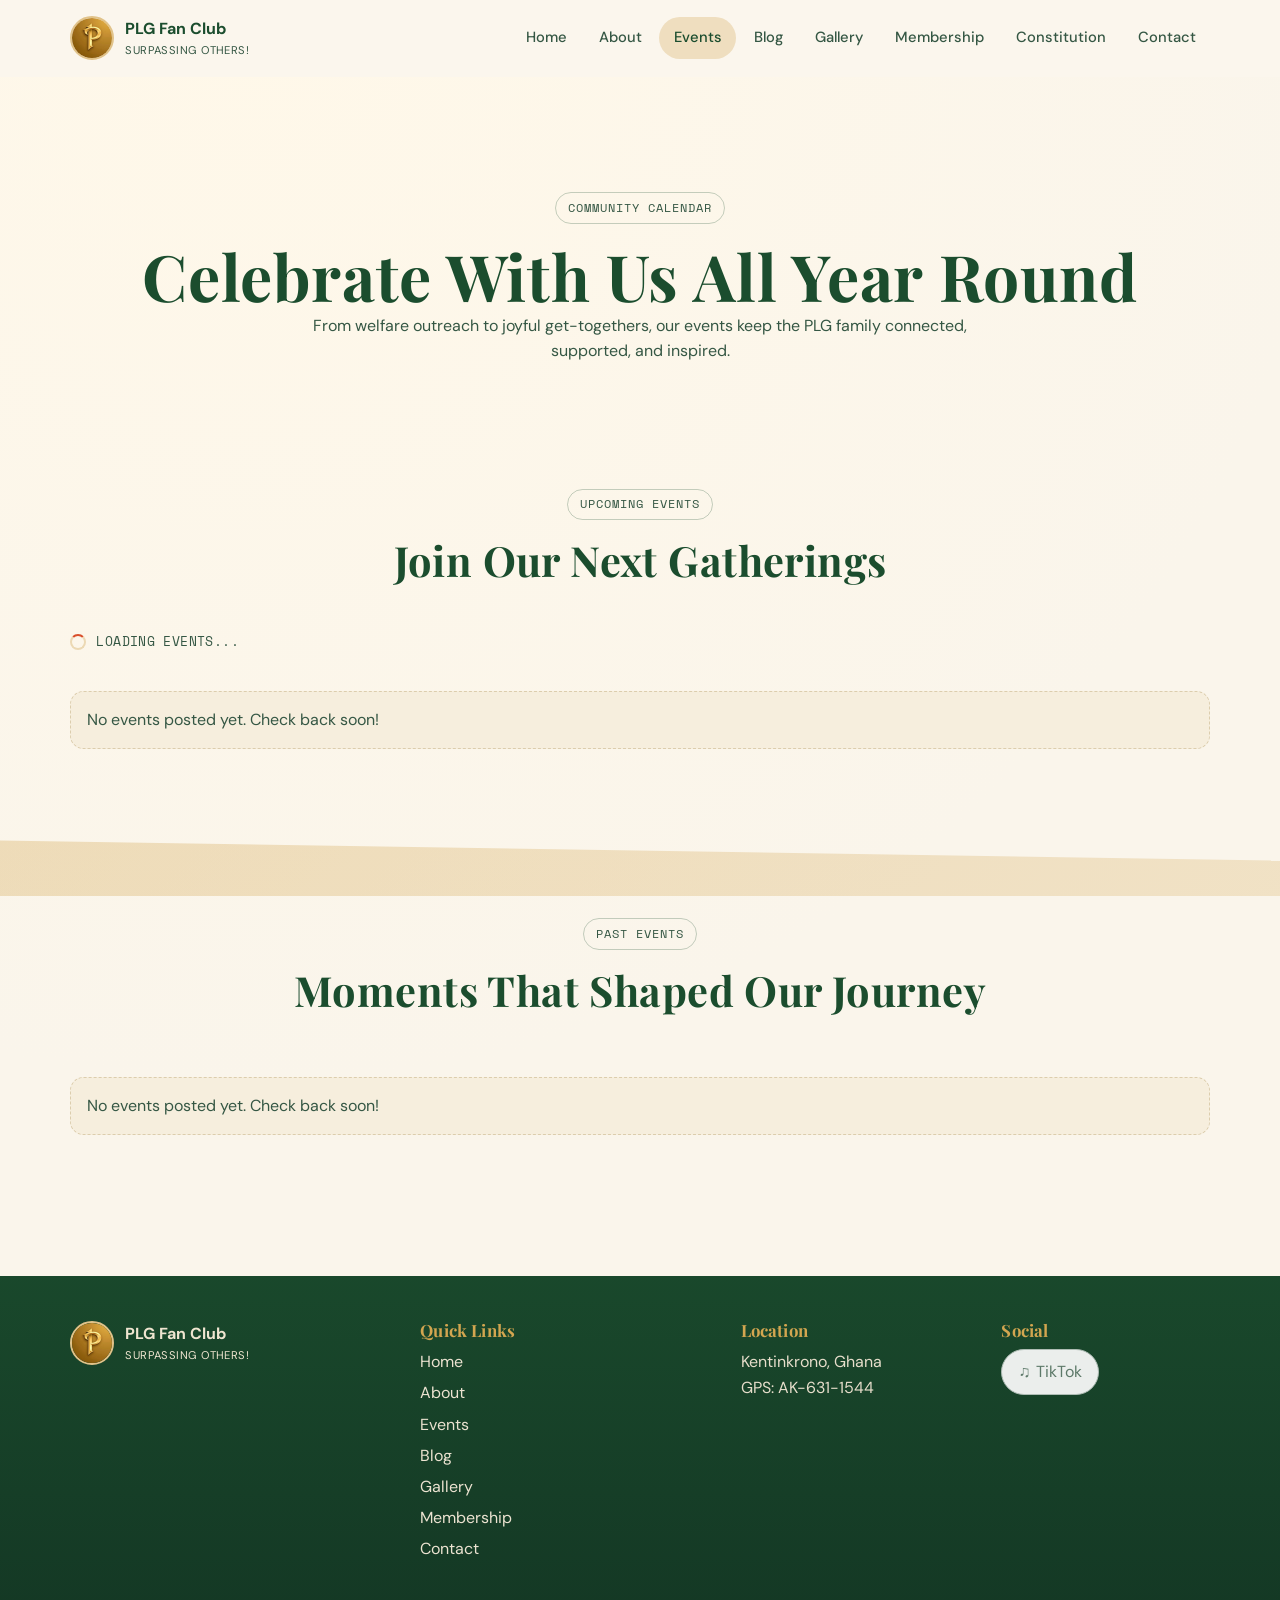
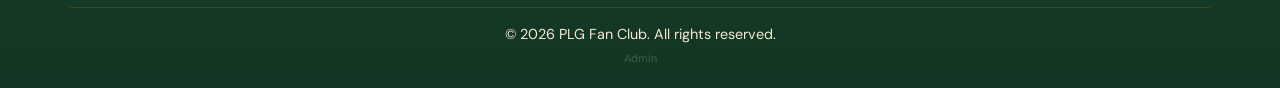
<file: plg-fanclub/events.html>
<!doctype html>
<html lang="en">
  <head>
    <meta charset="UTF-8" />
    <meta name="viewport" content="width=device-width, initial-scale=1.0" />
    <title>Events | PLG Fan Club</title>
    <meta
      name="description"
      content="Explore upcoming and past PLG Fan Club events including annual gatherings, welfare visits, weddings, and social parties in Kentinkrono."
    />
    <meta property="og:title" content="PLG Fan Club Events" />
    <meta
      property="og:description"
      content="Stay updated on PLG Fan Club upcoming and past events in Kentinkrono, Ghana."
    />
    <meta property="og:type" content="website" />
    <meta property="og:url" content="https://plgfanclub.com/events.html" />
    <meta
      property="og:image"
      content="https://plgfanclub.com/images/site-logo.png"
    />
    <meta property="og:site_name" content="PLG Fan Club" />
    <meta name="twitter:card" content="summary_large_image" />
    <meta
      name="twitter:image"
      content="https://plgfanclub.com/images/site-logo.png"
    />
    <link rel="icon" href="images/site-logo.png" type="image/png" />
    <link rel="preconnect" href="https://fonts.googleapis.com" />
    <link rel="preconnect" href="https://fonts.gstatic.com" crossorigin />
    <link
      href="https://fonts.googleapis.com/css2?family=DM+Sans:wght@400;500;700&family=Playfair+Display:wght@600;700;800&family=Space+Mono:wght@400;700&display=swap"
      rel="stylesheet"
    />
    <link rel="stylesheet" href="css/styles.css" />
    <script src="https://identity.netlify.com/v1/netlify-identity-widget.js"></script>
  </head>
  <body>
    <a class="skip-link" href="#main-content">Skip to main content</a>

    <header class="site-header" id="siteHeader">
      <div class="container nav-inner">
        <a class="brand" href="index.html" aria-label="PLG Fan Club home">
          <img
            class="logo-badge"
            src="images/site-logo.png"
            alt="PLG Fan Club logo"
          />
          <span class="brand-text">
            <strong>PLG Fan Club</strong>
            <small>Surpassing others!</small>
          </span>
        </a>
        <button
          class="nav-toggle"
          data-nav-toggle
          aria-label="Toggle menu"
          aria-expanded="false"
          aria-controls="site-nav"
        >
          <span></span>
          <span></span>
          <span></span>
        </button>
        <nav class="site-nav" id="site-nav" aria-label="Main navigation">
          <a href="index.html">Home</a>
          <a href="about.html">About</a>
          <a href="events.html" class="is-active" aria-current="page">Events</a>
          <a href="blog.html">Blog</a>
          <a href="gallery.html">Gallery</a>
          <a href="membership.html">Membership</a>
          <a href="constitution.html">Constitution</a>
          <a href="contact.html">Contact</a>
        </nav>
      </div>
    </header>

    <main id="main-content">
      <section class="page-hero reveal">
        <div class="container">
          <p class="eyebrow">Community Calendar</p>
          <h1>Celebrate With Us All Year Round</h1>
          <p>
            From welfare outreach to joyful get-togethers, our events keep the
            PLG family connected, supported, and inspired.
          </p>
        </div>
      </section>

      <section class="section reveal">
        <div class="container">
          <div class="section-heading">
            <p class="eyebrow">Upcoming Events</p>
            <h2>Join Our Next Gatherings</h2>
          </div>
          <div
            id="eventsLoading"
            class="content-loading"
            role="status"
            aria-live="polite"
          >
            <span class="loading-spinner" aria-hidden="true"></span>
            <span>Loading events...</span>
          </div>
          <div class="cards-grid event-grid" id="upcomingEventsGrid"></div>
          <p class="content-empty" id="eventsUpcomingEmpty" hidden>
            No events posted yet. Check back soon!
          </p>
        </div>
      </section>

      <section class="section section-angled reveal">
        <div class="container">
          <div class="section-heading">
            <p class="eyebrow">Past Events</p>
            <h2>Moments That Shaped Our Journey</h2>
          </div>
          <div class="cards-grid archive-grid" id="pastEventsGrid"></div>
          <p class="content-empty" id="eventsPastEmpty" hidden>
            No events posted yet. Check back soon!
          </p>
        </div>
      </section>
    </main>

    <footer class="site-footer">
      <div class="container footer-grid">
        <div>
          <a
            class="brand footer-brand"
            href="index.html"
            aria-label="PLG Fan Club home"
          >
            <img
              class="logo-badge"
              src="images/site-logo.png"
              alt="PLG Fan Club logo"
            />
            <span class="brand-text">
              <strong>PLG Fan Club</strong>
              <small>Surpassing others!</small>
            </span>
          </a>
        </div>
        <div>
          <h3>Quick Links</h3>
          <ul class="footer-links">
            <li><a href="index.html">Home</a></li>
            <li><a href="about.html">About</a></li>
            <li><a href="events.html">Events</a></li>
            <li><a href="blog.html">Blog</a></li>
            <li><a href="gallery.html">Gallery</a></li>
            <li><a href="membership.html">Membership</a></li>
            <li><a href="contact.html">Contact</a></li>
          </ul>
        </div>
        <div>
          <h3>Location</h3>
          <p>Kentinkrono, Ghana</p>
          <p>GPS: AK-631-1544</p>
        </div>
        <div>
          <h3>Social</h3>
          <a
            class="social-link"
            href="https://www.tiktok.com/@plg_fan_club?is_from_webapp=1&sender_device=pc"
            target="_blank"
            rel="noopener noreferrer"
            aria-label="Follow PLG Fan Club on TikTok"
            ><span aria-hidden="true">♫</span> TikTok</a
          >
        </div>
      </div>
      <div class="container footer-bottom">
        <p>© 2026 PLG Fan Club. All rights reserved.</p>
        <a
          href="/admin"
          style="
            opacity: 0.2;
            font-size: 11px;
            color: inherit;
            text-decoration: none;
          "
          >Admin</a
        >
      </div>
    </footer>

    <script src="js/main.js" defer></script>
    <script src="js/content-utils.js" defer></script>
    <script src="js/events-loader.js" defer></script>
    <script>
      if (window.netlifyIdentity) {
        window.netlifyIdentity.on("init", (user) => {
          if (!user) {
            window.netlifyIdentity.on("login", () => {
              document.location.href = "/admin/";
            });
          }
        });
      }
    </script>
  </body>
</html>
</file>
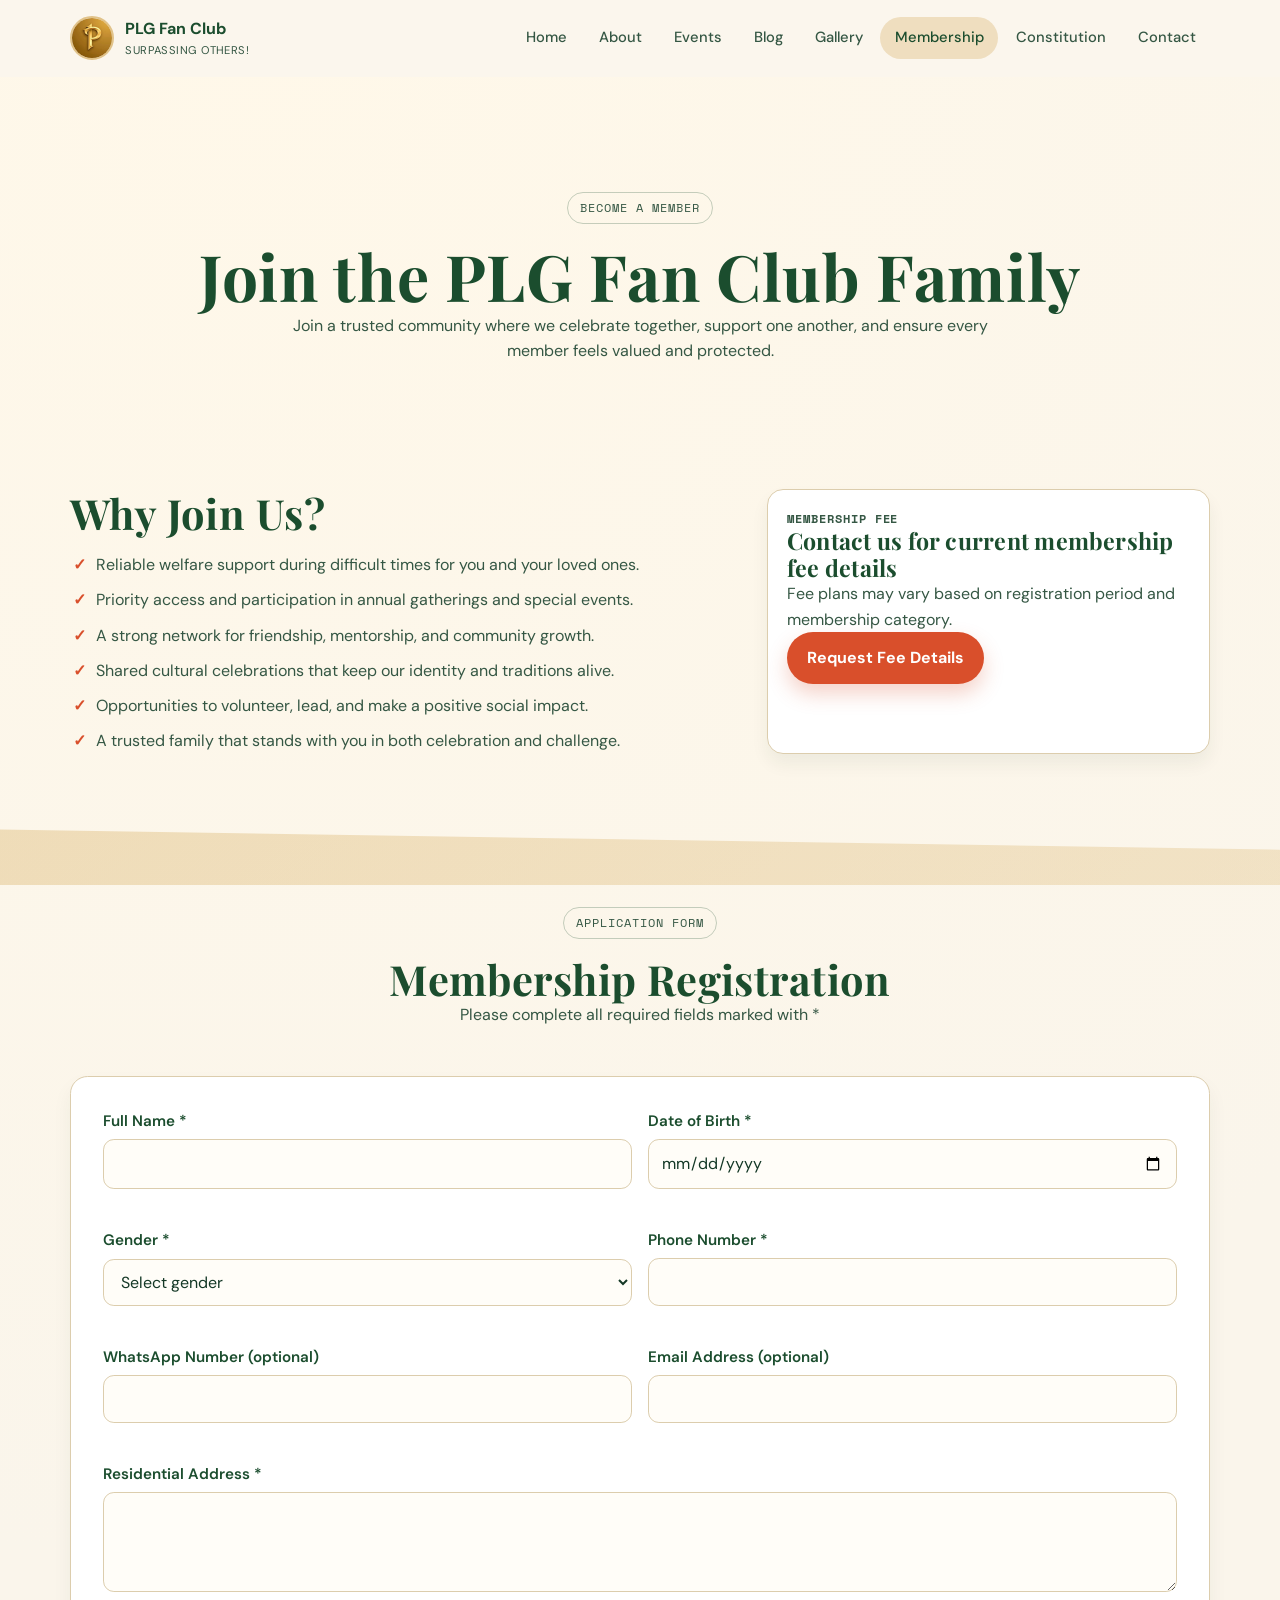
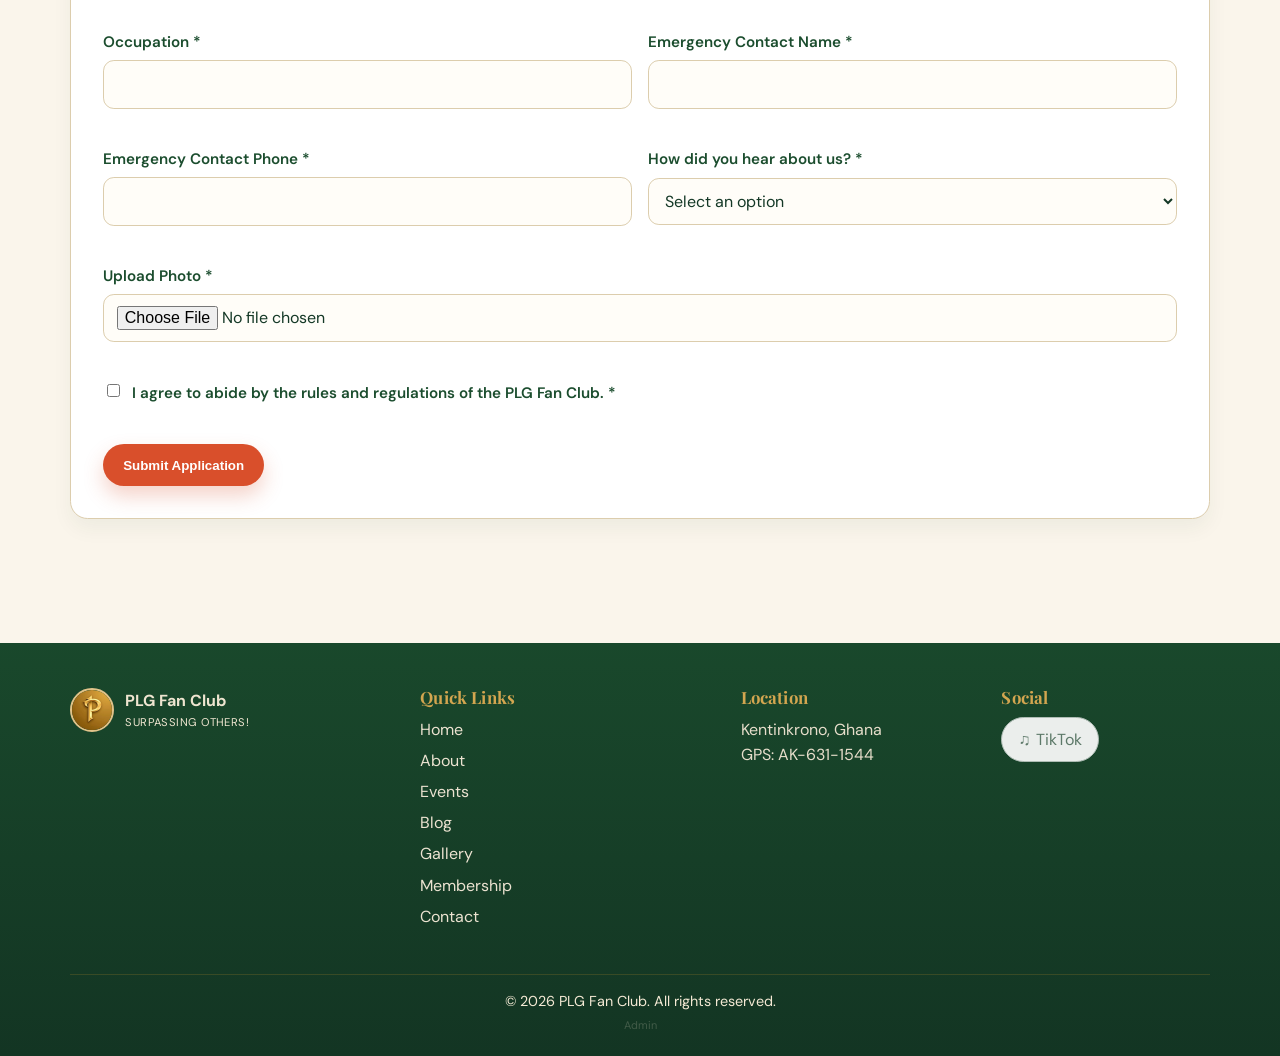
<file: plg-fanclub/membership.html>
<!doctype html>
<html lang="en">
  <head>
    <meta charset="UTF-8" />
    <meta name="viewport" content="width=device-width, initial-scale=1.0" />
    <title>Membership | PLG Fan Club</title>
    <meta
      name="description"
      content="Join the PLG Fan Club family. Learn membership benefits and submit your application form online."
    />
    <meta property="og:title" content="Join PLG Fan Club" />
    <meta
      property="og:description"
      content="Become part of a caring and vibrant community in Kentinkrono where your welfare is our priority."
    />
    <meta property="og:type" content="website" />
    <meta property="og:url" content="https://plgfanclub.com/membership.html" />
    <meta
      property="og:image"
      content="https://plgfanclub.com/images/site-logo.png"
    />
    <meta property="og:site_name" content="PLG Fan Club" />
    <meta name="twitter:card" content="summary_large_image" />
    <meta
      name="twitter:image"
      content="https://plgfanclub.com/images/site-logo.png"
    />
    <link rel="icon" href="images/site-logo.png" type="image/png" />
    <link rel="preconnect" href="https://fonts.googleapis.com" />
    <link rel="preconnect" href="https://fonts.gstatic.com" crossorigin />
    <link
      href="https://fonts.googleapis.com/css2?family=DM+Sans:wght@400;500;700&family=Playfair+Display:wght@600;700;800&family=Space+Mono:wght@400;700&display=swap"
      rel="stylesheet"
    />
    <link rel="stylesheet" href="css/styles.css" />
    <script src="https://identity.netlify.com/v1/netlify-identity-widget.js"></script>
  </head>
  <body>
    <a class="skip-link" href="#main-content">Skip to main content</a>

    <header class="site-header" id="siteHeader">
      <div class="container nav-inner">
        <a class="brand" href="index.html" aria-label="PLG Fan Club home">
          <img
            class="logo-badge"
            src="images/site-logo.png"
            alt="PLG Fan Club logo"
          />
          <span class="brand-text">
            <strong>PLG Fan Club</strong>
            <small>Surpassing others!</small>
          </span>
        </a>
        <button
          class="nav-toggle"
          data-nav-toggle
          aria-label="Toggle menu"
          aria-expanded="false"
          aria-controls="site-nav"
        >
          <span></span>
          <span></span>
          <span></span>
        </button>
        <nav class="site-nav" id="site-nav" aria-label="Main navigation">
          <a href="index.html">Home</a>
          <a href="about.html">About</a>
          <a href="events.html">Events</a>
          <a href="blog.html">Blog</a>
          <a href="gallery.html">Gallery</a>
          <a href="membership.html" class="is-active" aria-current="page"
            >Membership</a
          >
          <a href="constitution.html">Constitution</a>
          <a href="contact.html">Contact</a>
        </nav>
      </div>
    </header>

    <main id="main-content">
      <section class="page-hero reveal">
        <div class="container">
          <p class="eyebrow">Become a Member</p>
          <h1>Join the PLG Fan Club Family</h1>
          <p>
            Join a trusted community where we celebrate together, support one
            another, and ensure every member feels valued and protected.
          </p>
        </div>
      </section>

      <section class="section reveal">
        <div class="container membership-top">
          <div class="content-block">
            <h2>Why Join Us?</h2>
            <ul class="benefits-list">
              <li>
                Reliable welfare support during difficult times for you and your
                loved ones.
              </li>
              <li>
                Priority access and participation in annual gatherings and
                special events.
              </li>
              <li>
                A strong network for friendship, mentorship, and community
                growth.
              </li>
              <li>
                Shared cultural celebrations that keep our identity and
                traditions alive.
              </li>
              <li>
                Opportunities to volunteer, lead, and make a positive social
                impact.
              </li>
              <li>
                A trusted family that stands with you in both celebration and
                challenge.
              </li>
            </ul>
          </div>
          <aside class="fee-card">
            <p class="label">Membership Fee</p>
            <h3>Contact us for current membership fee details</h3>
            <p>
              Fee plans may vary based on registration period and membership
              category.
            </p>
            <a class="btn btn-primary" href="contact.html"
              >Request Fee Details</a
            >
          </aside>
        </div>
      </section>

      <section class="section section-angled reveal">
        <div class="container">
          <div class="section-heading">
            <p class="eyebrow">Application Form</p>
            <h2>Membership Registration</h2>
            <p>Please complete all required fields marked with *</p>
          </div>

          <div
            id="membershipSuccess"
            class="form-success"
            role="status"
            aria-live="polite"
            hidden
          >
            Thank you for applying to join the PLG Fan Club family. Your
            application has been submitted successfully.
          </div>

          <form
            id="membershipForm"
            class="membership-form reveal"
            action="https://formsubmit.co/ajax/newplg2026@gmail.com"
            method="POST"
            enctype="multipart/form-data"
            novalidate
          >
            <input
              type="hidden"
              name="_subject"
              value="New PLG Fan Club Membership Application"
            />
            <input type="hidden" name="_template" value="table" />
            <input type="hidden" name="_captcha" value="false" />
            <div class="form-grid">
              <div class="form-group">
                <label for="fullName">Full Name *</label>
                <input
                  id="fullName"
                  name="fullName"
                  type="text"
                  autocomplete="name"
                  required
                />
                <p class="field-error" data-for="fullName"></p>
              </div>

              <div class="form-group">
                <label for="dob">Date of Birth *</label>
                <input id="dob" name="dob" type="date" required />
                <p class="field-error" data-for="dob"></p>
              </div>

              <div class="form-group">
                <label for="gender">Gender *</label>
                <select id="gender" name="gender" required>
                  <option value="">Select gender</option>
                  <option value="Male">Male</option>
                  <option value="Female">Female</option>
                  <option value="Prefer not to say">Prefer not to say</option>
                </select>
                <p class="field-error" data-for="gender"></p>
              </div>

              <div class="form-group">
                <label for="phone">Phone Number *</label>
                <input
                  id="phone"
                  name="phone"
                  type="tel"
                  inputmode="tel"
                  required
                />
                <p class="field-error" data-for="phone"></p>
              </div>

              <div class="form-group">
                <label for="whatsapp">WhatsApp Number (optional)</label>
                <input
                  id="whatsapp"
                  name="whatsapp"
                  type="tel"
                  inputmode="tel"
                />
                <p class="field-error" data-for="whatsapp"></p>
              </div>

              <div class="form-group">
                <label for="email">Email Address (optional)</label>
                <input
                  id="email"
                  name="email"
                  type="email"
                  autocomplete="email"
                />
                <p class="field-error" data-for="email"></p>
              </div>

              <div class="form-group form-group-full">
                <label for="address">Residential Address *</label>
                <textarea
                  id="address"
                  name="address"
                  rows="3"
                  required
                ></textarea>
                <p class="field-error" data-for="address"></p>
              </div>

              <div class="form-group">
                <label for="occupation">Occupation *</label>
                <input id="occupation" name="occupation" type="text" required />
                <p class="field-error" data-for="occupation"></p>
              </div>

              <div class="form-group">
                <label for="emergencyName">Emergency Contact Name *</label>
                <input
                  id="emergencyName"
                  name="emergencyName"
                  type="text"
                  required
                />
                <p class="field-error" data-for="emergencyName"></p>
              </div>

              <div class="form-group">
                <label for="emergencyPhone">Emergency Contact Phone *</label>
                <input
                  id="emergencyPhone"
                  name="emergencyPhone"
                  type="tel"
                  inputmode="tel"
                  required
                />
                <p class="field-error" data-for="emergencyPhone"></p>
              </div>

              <div class="form-group">
                <label for="hearAbout">How did you hear about us? *</label>
                <select id="hearAbout" name="hearAbout" required>
                  <option value="">Select an option</option>
                  <option value="Friend">Friend</option>
                  <option value="Family">Family</option>
                  <option value="Community Event">Community Event</option>
                  <option value="Social Media">Social Media</option>
                  <option value="Other">Other</option>
                </select>
                <p class="field-error" data-for="hearAbout"></p>
              </div>

              <div class="form-group form-group-full">
                <label for="photo">Upload Photo *</label>
                <input
                  id="photo"
                  name="photo"
                  type="file"
                  accept="image/*"
                  required
                />
                <p class="field-error" data-for="photo"></p>
              </div>

              <div class="form-group form-group-full checkbox-group">
                <label for="declaration">
                  <input
                    id="declaration"
                    name="declaration"
                    type="checkbox"
                    required
                  />
                  I agree to abide by the rules and regulations of the PLG Fan
                  Club. *
                </label>
                <p class="field-error" data-for="declaration"></p>
              </div>
            </div>
            <button class="btn btn-primary" type="submit">
              Submit Application
            </button>
          </form>
        </div>
      </section>
    </main>

    <footer class="site-footer">
      <div class="container footer-grid">
        <div>
          <a
            class="brand footer-brand"
            href="index.html"
            aria-label="PLG Fan Club home"
          >
            <img
              class="logo-badge"
              src="images/site-logo.png"
              alt="PLG Fan Club logo"
            />
            <span class="brand-text">
              <strong>PLG Fan Club</strong>
              <small>Surpassing others!</small>
            </span>
          </a>
        </div>
        <div>
          <h3>Quick Links</h3>
          <ul class="footer-links">
            <li><a href="index.html">Home</a></li>
            <li><a href="about.html">About</a></li>
            <li><a href="events.html">Events</a></li>
            <li><a href="blog.html">Blog</a></li>
            <li><a href="gallery.html">Gallery</a></li>
            <li><a href="membership.html">Membership</a></li>
            <li><a href="contact.html">Contact</a></li>
          </ul>
        </div>
        <div>
          <h3>Location</h3>
          <p>Kentinkrono, Ghana</p>
          <p>GPS: AK-631-1544</p>
        </div>
        <div>
          <h3>Social</h3>
          <a
            class="social-link"
            href="https://www.tiktok.com/@plg_fan_club?is_from_webapp=1&sender_device=pc"
            target="_blank"
            rel="noopener noreferrer"
            aria-label="Follow PLG Fan Club on TikTok"
            ><span aria-hidden="true">♫</span> TikTok</a
          >
        </div>
      </div>
      <div class="container footer-bottom">
        <p>© 2026 PLG Fan Club. All rights reserved.</p>
        <a
          href="/admin"
          style="
            opacity: 0.2;
            font-size: 11px;
            color: inherit;
            text-decoration: none;
          "
          >Admin</a
        >
      </div>
    </footer>

    <script src="js/main.js" defer></script>
    <script src="js/membership.js" defer></script>
    <script>
      if (window.netlifyIdentity) {
        window.netlifyIdentity.on("init", (user) => {
          if (!user) {
            window.netlifyIdentity.on("login", () => {
              document.location.href = "/admin/";
            });
          }
        });
      }
    </script>
  </body>
</html>
</file>
<file: plg-fanclub/css/styles.css>
:root {
  --color-gold: #c9922a;
  --color-green: #1b4d2e;
  --color-cream: #faf5eb;
  --color-accent: #d94f2b;
  --color-ink: #143826;
  --color-ink-soft: #355744;
  --color-white: #ffffff;
  --color-muted: #e9dfcc;
  --color-border: #dccdad;
  --shadow-soft: 0 14px 35px rgba(15, 44, 29, 0.14);
  --shadow-card: 0 16px 28px rgba(20, 55, 36, 0.11);
  --radius-xl: 2rem;
  --radius-lg: 1.25rem;
  --radius-sm: 0.6rem;
  --space-2xs: 0.4rem;
  --space-xs: 0.7rem;
  --space-sm: 1rem;
  --space-md: 1.4rem;
  --space-lg: 2rem;
  --space-xl: 3rem;
  --space-2xl: 4.5rem;
  --font-display: "Playfair Display", Georgia, serif;
  --font-body: "DM Sans", "Nunito", sans-serif;
  --font-accent: "Space Mono", ui-monospace, SFMono-Regular, Menlo, monospace;
}

*,
*::before,
*::after {
  box-sizing: border-box;
}

html {
  scroll-behavior: smooth;
}

body {
  margin: 0;
  color: var(--color-ink);
  background: radial-gradient(circle at 20% 0%, #fff8e9 0%, var(--color-cream) 55%);
  font-family: var(--font-body);
  line-height: 1.6;
}

img {
  display: block;
  width: 100%;
  max-width: 100%;
  border-radius: inherit;
}

a {
  color: inherit;
  text-decoration: none;
}

p {
  margin: 0;
}

h1,
h2,
h3 {
  margin: 0;
  color: var(--color-green);
  font-family: var(--font-display);
  letter-spacing: 0.01em;
  line-height: 1.14;
}

h1 {
  font-size: clamp(2rem, 5vw, 4rem);
}

h2 {
  font-size: clamp(1.55rem, 3.4vw, 2.6rem);
}

h3 {
  font-size: clamp(1.2rem, 2vw, 1.45rem);
}

ul {
  margin: 0;
  padding: 0;
  list-style: none;
}

.container {
  width: min(1140px, 92vw);
  margin-inline: auto;
}

.skip-link {
  position: absolute;
  top: -200px;
  left: 1rem;
  z-index: 120;
  padding: 0.65rem 1rem;
  border-radius: 0.5rem;
  background: var(--color-green);
  color: var(--color-white);
}

.skip-link:focus {
  top: 1rem;
}

.eyebrow {
  display: inline-block;
  margin-bottom: var(--space-sm);
  border: 1px solid color-mix(in srgb, var(--color-green) 25%, transparent);
  border-radius: 999px;
  padding: 0.35rem 0.75rem;
  color: var(--color-ink-soft);
  font-family: var(--font-accent);
  font-size: 0.72rem;
  letter-spacing: 0.09em;
  text-transform: uppercase;
}

.label {
  color: var(--color-accent);
  font-family: var(--font-accent);
  font-size: 0.75rem;
  font-weight: 700;
  letter-spacing: 0.08em;
  text-transform: uppercase;
}

.text-link {
  display: inline-flex;
  margin-top: var(--space-sm);
  color: var(--color-accent);
  font-weight: 700;
  transition: transform 250ms ease;
}

.text-link:hover,
.text-link:focus-visible {
  transform: translateX(4px);
}

.site-header {
  position: sticky;
  top: 0;
  z-index: 90;
  width: 100%;
  border-bottom: 1px solid transparent;
  background: color-mix(in srgb, var(--color-cream) 88%, #ffffff);
  backdrop-filter: blur(14px);
  transition: background 350ms ease, box-shadow 350ms ease, border-color 350ms ease;
}

.site-header.is-shrunk {
  border-color: color-mix(in srgb, var(--color-green) 15%, transparent);
  box-shadow: 0 8px 24px rgba(25, 65, 43, 0.1);
}

.nav-inner {
  display: flex;
  align-items: center;
  justify-content: space-between;
  gap: var(--space-sm);
  padding-block: 1rem;
  transition: padding 260ms ease;
}

.site-header.is-shrunk .nav-inner {
  padding-block: 0.55rem;
}

.brand {
  display: inline-flex;
  align-items: center;
  gap: 0.7rem;
}

.logo-badge {
  display: grid;
  place-items: center;
  width: 2.75rem;
  aspect-ratio: 1 / 1;
  border: 2px solid color-mix(in srgb, var(--color-gold) 55%, var(--color-white));
  border-radius: 50%;
  background: linear-gradient(160deg, var(--color-green), #205937);
  color: var(--color-gold);
  font-family: var(--font-accent);
  font-size: 0.88rem;
  font-weight: 700;
  letter-spacing: 0.07em;
}

.brand-text {
  display: grid;
  color: var(--color-green);
}

.brand-text strong {
  font-size: 1rem;
}

.brand-text small {
  color: var(--color-ink-soft);
  font-size: 0.7rem;
  letter-spacing: 0.04em;
  text-transform: uppercase;
}

.site-nav {
  display: flex;
  align-items: center;
  gap: 0.2rem;
}

.site-nav a {
  border-radius: 999px;
  padding: 0.56rem 0.9rem;
  color: var(--color-ink-soft);
  font-size: 0.92rem;
  font-weight: 500;
  transition: color 220ms ease, background-color 220ms ease, transform 220ms ease;
}

.site-nav a:hover,
.site-nav a:focus-visible,
.site-nav a.is-active {
  background: color-mix(in srgb, var(--color-gold) 30%, #fff);
  color: var(--color-green);
}

.nav-toggle {
  display: none;
  flex-direction: column;
  justify-content: center;
  gap: 0.3rem;
  width: 2.7rem;
  aspect-ratio: 1 / 1;
  border: 0;
  border-radius: 0.75rem;
  background: color-mix(in srgb, var(--color-green) 13%, #fff);
  cursor: pointer;
}

.nav-toggle span {
  align-self: center;
  width: 1.25rem;
  height: 0.15rem;
  border-radius: 999px;
  background: var(--color-green);
  transition: transform 220ms ease, opacity 220ms ease;
}

main {
  overflow: clip;
}

.hero-section {
  position: relative;
  min-height: calc(100svh - 72px);
  padding: clamp(2.5rem, 7vw, 4rem) 0 var(--space-2xl);
  background:
    linear-gradient(130deg, rgba(250, 245, 235, 0.94), rgba(250, 245, 235, 0.78)),
    url("https://picsum.photos/1600/900?grayscale") center / cover;
}

.hero-panel {
  position: relative;
  z-index: 1;
  border: 1px solid color-mix(in srgb, var(--color-green) 16%, transparent);
  border-radius: var(--radius-xl);
  background: color-mix(in srgb, #ffffff 91%, var(--color-gold));
  padding: clamp(1.4rem, 4vw, 3.2rem);
  text-align: center;
  box-shadow: var(--shadow-soft);
}

.hero-title {
  display: grid;
  gap: 0.2rem;
  justify-items: center;
  margin-bottom: var(--space-md);
}

.hero-subline {
  color: var(--color-accent);
}

.hero-copy {
  margin-inline: auto;
  max-width: 640px;
  color: var(--color-ink-soft);
  font-size: clamp(1rem, 1.7vw, 1.15rem);
}

.hero-actions {
  display: flex;
  justify-content: center;
  gap: 0.9rem;
  margin: var(--space-lg) 0 var(--space-lg);
}

.hero-card-strip {
  display: grid;
  grid-template-columns: repeat(3, minmax(0, 1fr));
  gap: 1rem;
  margin-top: var(--space-lg);
}

.hero-card {
  overflow: hidden;
  border-radius: 1.3rem;
  min-height: 200px;
  box-shadow: var(--shadow-card);
}

.hero-card-main {
  transform: translateY(12px);
}

.hero-card img {
  width: 100%;
  height: 100%;
  min-height: 200px;
  object-fit: cover;
}

.hero-shapes {
  position: absolute;
  inset: 0;
  pointer-events: none;
}

.shape {
  position: absolute;
  border-radius: 50%;
  animation: float 7.6s ease-in-out infinite;
}

.shape-one {
  top: 14%;
  left: 16%;
  width: 1.25rem;
  height: 1.25rem;
  background: color-mix(in srgb, var(--color-accent) 70%, #fff);
}

.shape-two {
  top: 26%;
  right: 13%;
  width: 1rem;
  height: 1rem;
  background: color-mix(in srgb, var(--color-green) 52%, #fff);
  animation-delay: 1s;
}

.shape-three {
  bottom: 33%;
  left: 12%;
  width: 1.1rem;
  height: 1.1rem;
  background: color-mix(in srgb, var(--color-gold) 75%, #fff);
  animation-delay: 2s;
}

.shape-four {
  right: 18%;
  bottom: 22%;
  width: 1.35rem;
  height: 1.35rem;
  background: color-mix(in srgb, var(--color-accent) 60%, #fff);
  animation-delay: 1.6s;
}

.section {
  position: relative;
  padding: clamp(3rem, 6vw, 5rem) 0;
}

.section-angled::before {
  content: "";
  position: absolute;
  top: -1px;
  left: 0;
  width: 100%;
  height: 56px;
  background: linear-gradient(140deg, var(--color-gold), color-mix(in srgb, var(--color-gold) 70%, #f5e5c5));
  clip-path: polygon(0 0, 100% 36%, 100% 100%, 0 100%);
  opacity: 0.26;
}

.section-heading {
  margin-bottom: var(--space-xl);
  text-align: center;
}

.section-heading p {
  margin-inline: auto;
  max-width: 640px;
  color: var(--color-ink-soft);
}

.split-grid {
  display: grid;
  grid-template-columns: repeat(2, minmax(0, 1fr));
  align-items: center;
  gap: clamp(1.4rem, 4vw, 4rem);
}

.media-card {
  overflow: hidden;
  border-radius: var(--radius-xl);
  min-height: 420px;
  box-shadow: var(--shadow-card);
}

.media-card img {
  width: 100%;
  height: 100%;
  min-height: 420px;
  object-fit: cover;
}

.content-block {
  display: grid;
  gap: var(--space-sm);
}

.content-block p {
  color: var(--color-ink-soft);
}

.location-badge {
  display: inline-flex;
  align-items: center;
  width: fit-content;
  margin-top: 0.2rem;
  border: 1px solid color-mix(in srgb, var(--color-accent) 30%, transparent);
  border-radius: 999px;
  padding: 0.4rem 0.85rem;
  background: color-mix(in srgb, var(--color-accent) 14%, #fff);
  color: var(--color-accent);
  font-family: var(--font-accent);
  font-size: 0.8rem;
}

.mission-line {
  border-left: 4px solid color-mix(in srgb, var(--color-gold) 75%, #fff);
  margin-top: 0.45rem;
  padding-left: 0.9rem;
  color: var(--color-green);
  font-style: italic;
  font-weight: 500;
}

.cards-grid {
  display: grid;
  gap: var(--space-md);
}

.activities-grid {
  grid-template-columns: 1fr;
}

.activities-grid .info-card {
  display: block;
  width: 100%;
}

.info-card {
  height: 100%;
  border: 1px solid var(--color-border);
  border-radius: 1.1rem;
  background: color-mix(in srgb, #ffffff 88%, var(--color-gold));
  padding: var(--space-md);
  box-shadow: 0 8px 18px rgba(20, 55, 36, 0.05);
  transition: transform 240ms ease, box-shadow 240ms ease, border-color 240ms ease;
}

.info-card:hover,
.info-card:focus-within {
  border-color: color-mix(in srgb, var(--color-gold) 48%, var(--color-green));
  transform: translateY(-6px);
  box-shadow: var(--shadow-card);
}

.info-card .card-icon {
  font-size: 1.55rem;
}

.info-card h3 {
  margin: 0.25rem 0 0.35rem;
}

.info-card p {
  color: var(--color-ink-soft);
}

.info-card img {
  margin-bottom: 0.8rem;
  border-radius: 0.9rem;
  aspect-ratio: 4 / 3;
  object-fit: cover;
}

.gallery-preview-grid {
  display: grid;
  grid-template-columns: repeat(4, minmax(0, 1fr));
  gap: 0.8rem;
}

.gallery-preview-grid img {
  border-radius: 0.95rem;
  min-height: 180px;
  aspect-ratio: 4 / 3;
  object-fit: cover;
}

.gallery-preview-grid img:nth-child(3n + 2) {
  transform: translateY(14px);
}

.centered-action {
  margin-top: var(--space-xl);
  text-align: center;
}

.cta-band {
  margin-top: var(--space-lg);
  background: linear-gradient(120deg, color-mix(in srgb, var(--color-green) 88%, #133122), var(--color-gold));
}

.cta-band-inner {
  display: flex;
  justify-content: space-between;
  align-items: center;
  gap: var(--space-md);
  padding: clamp(1.4rem, 3.6vw, 2rem) 0;
}

.cta-band h2 {
  color: #fff7e8;
  font-size: clamp(1.35rem, 2.5vw, 2rem);
}

.btn {
  display: inline-flex;
  align-items: center;
  justify-content: center;
  border: 1px solid transparent;
  border-radius: 999px;
  padding: 0.76rem 1.2rem;
  font-weight: 700;
  transition: transform 200ms ease, box-shadow 200ms ease, background-color 200ms ease;
}

.btn:hover,
.btn:focus-visible {
  transform: translateY(-2px);
}

.btn:disabled {
  cursor: not-allowed;
  opacity: 0.7;
  transform: none;
}

.btn-primary {
  background: var(--color-accent);
  color: var(--color-white);
  box-shadow: 0 10px 20px rgba(217, 79, 43, 0.25);
}

.btn-primary:hover,
.btn-primary:focus-visible {
  background: color-mix(in srgb, var(--color-accent) 88%, #000);
}

.btn-ghost {
  border-color: color-mix(in srgb, var(--color-green) 22%, transparent);
  background: #fff;
  color: var(--color-green);
}

.btn-light {
  background: color-mix(in srgb, #ffffff 88%, var(--color-gold));
  color: var(--color-green);
}

.page-hero {
  padding: clamp(5rem, 12vw, 7.2rem) 0 clamp(2rem, 6vw, 3rem);
  text-align: center;
}

.page-hero p {
  max-width: 720px;
  margin-inline: auto;
  color: var(--color-ink-soft);
}

.constitution-section {
  padding-top: clamp(1rem, 3vw, 2rem);
}

.constitution-grid {
  display: grid;
  gap: var(--space-md);
}

.constitution-article {
  border: 1px solid var(--color-border);
  border-radius: 1.1rem;
  background: #fffdf8;
  padding: clamp(1rem, 3vw, 1.6rem);
  box-shadow: 0 10px 18px rgba(20, 55, 36, 0.06);
}

.constitution-article-number {
  color: var(--color-gold);
  font-family: var(--font-accent);
  font-size: 0.8rem;
  font-weight: 700;
  letter-spacing: 0.07em;
  text-transform: uppercase;
}

.constitution-article-title {
  margin: 0.2rem 0 0.7rem;
  color: var(--color-green);
}

.constitution-article p {
  color: var(--color-ink);
}

.constitution-list {
  margin: 0.35rem 0 0;
  padding-left: 1.25rem;
  list-style: decimal;
  display: grid;
  gap: 0.5rem;
}

.constitution-list li,
.constitution-sublist li {
  color: var(--color-ink);
}

.constitution-subheading {
  margin-top: var(--space-md);
  color: var(--color-green);
  font-size: clamp(1.1rem, 2vw, 1.35rem);
}

.constitution-miniheading {
  margin-top: 0.8rem;
  color: color-mix(in srgb, var(--color-green) 85%, #1f5f3c);
  font-family: var(--font-accent);
  font-size: 0.83rem;
  letter-spacing: 0.06em;
  text-transform: uppercase;
}

.constitution-sublist {
  margin: 0.35rem 0 0;
  padding-left: 1.2rem;
  list-style: disc;
  display: grid;
  gap: 0.38rem;
}

.constitution-duties {
  margin-top: 0.75rem;
  display: grid;
  gap: 0.55rem;
}

.constitution-article strong {
  color: var(--color-green);
}

.leaders-grid {
  grid-template-columns: repeat(4, minmax(0, 1fr));
}

.value-grid {
  display: grid;
  grid-template-columns: repeat(3, minmax(0, 1fr));
  gap: var(--space-md);
}

.value-card {
  border-radius: 1rem;
  border: 1px solid var(--color-border);
  background: #fff;
  padding: 1.2rem;
}

.value-card p {
  color: var(--color-ink-soft);
}

.event-grid {
  grid-template-columns: repeat(3, minmax(0, 1fr));
}

.event-card,
.archive-card,
.fee-card,
.contact-card {
  border-radius: 1rem;
  border: 1px solid var(--color-border);
  background: #fff;
  padding: 1.2rem;
  box-shadow: 0 10px 18px rgba(20, 55, 36, 0.06);
}

.event-meta {
  margin: 0.55rem 0 1rem;
  display: grid;
  gap: 0.35rem;
  color: var(--color-ink-soft);
  font-family: var(--font-accent);
  font-size: 0.78rem;
}

.archive-grid {
  grid-template-columns: repeat(2, minmax(0, 1fr));
}

.archive-card p:last-child,
.event-card p:last-child,
.fee-card p,
.contact-card p {
  color: var(--color-ink-soft);
}

.content-loading {
  display: inline-flex;
  align-items: center;
  gap: 0.65rem;
  margin-bottom: var(--space-md);
  color: var(--color-ink-soft);
  font-family: var(--font-accent);
  font-size: 0.8rem;
  letter-spacing: 0.03em;
  text-transform: uppercase;
}

.loading-spinner {
  width: 1rem;
  height: 1rem;
  border: 2px solid color-mix(in srgb, var(--color-gold) 35%, #fff);
  border-top-color: var(--color-accent);
  border-radius: 50%;
  animation: spin 900ms linear infinite;
}

.content-empty {
  margin: var(--space-sm) 0;
  border: 1px dashed var(--color-border);
  border-radius: 0.85rem;
  background: color-mix(in srgb, #fff 84%, var(--color-gold));
  padding: 0.95rem 1rem;
  color: var(--color-ink-soft);
}

.blog-grid {
  display: grid;
  grid-template-columns: repeat(3, minmax(0, 1fr));
  gap: var(--space-md);
}

.blog-card {
  display: grid;
  grid-template-rows: auto 1fr;
  border: 1px solid var(--color-border);
  border-radius: 1rem;
  background: #fff;
  overflow: hidden;
  box-shadow: 0 10px 18px rgba(20, 55, 36, 0.06);
}

.blog-card-media {
  min-height: 210px;
}

.blog-card-media img {
  width: 100%;
  height: 100%;
  min-height: 210px;
  object-fit: cover;
}

.blog-card-content {
  display: grid;
  align-content: start;
  gap: 0.7rem;
  padding: 1rem;
}

.blog-meta {
  display: flex;
  justify-content: space-between;
  gap: 0.5rem;
  align-items: center;
}

.blog-meta time {
  color: var(--color-ink-soft);
  font-size: 0.85rem;
}

.blog-badge {
  border-radius: 999px;
  background: color-mix(in srgb, var(--color-accent) 16%, #fff);
  color: var(--color-accent);
  padding: 0.24rem 0.65rem;
  font-family: var(--font-accent);
  font-size: 0.68rem;
  letter-spacing: 0.04em;
  text-transform: uppercase;
}

.blog-summary {
  color: var(--color-ink-soft);
}

.blog-read-more {
  justify-self: start;
}

.blog-expanded {
  border-top: 1px solid var(--color-border);
  margin-top: 0.4rem;
  padding-top: 0.75rem;
}

.blog-expanded h2,
.blog-expanded h3,
.blog-expanded h4 {
  margin-bottom: 0.3rem;
}

.blog-expanded p,
.blog-expanded li {
  color: var(--color-ink-soft);
}

.blog-expanded ul {
  list-style: disc;
  margin: 0.4rem 0 0.6rem 1.1rem;
}

.gallery-filters {
  display: flex;
  flex-wrap: wrap;
  justify-content: center;
  gap: 0.55rem;
  margin-bottom: var(--space-lg);
}

.filter-tab {
  border: 1px solid color-mix(in srgb, var(--color-green) 18%, transparent);
  border-radius: 999px;
  background: color-mix(in srgb, #fff 92%, var(--color-gold));
  padding: 0.58rem 0.95rem;
  color: var(--color-green);
  cursor: pointer;
  transition: background-color 220ms ease, transform 220ms ease;
}

.filter-tab.is-active {
  background: var(--color-green);
  color: var(--color-cream);
}

.filter-tab:hover,
.filter-tab:focus-visible {
  transform: translateY(-2px);
}

.masonry-grid {
  columns: 4 220px;
  column-gap: 0.85rem;
}

.gallery-item {
  break-inside: avoid;
  margin-bottom: 0.85rem;
  border: 1px solid var(--color-border);
  border-radius: 0.95rem;
  background: #fff;
  overflow: hidden;
  box-shadow: 0 8px 18px rgba(20, 55, 36, 0.07);
  transition: transform 220ms ease, opacity 220ms ease;
}

.gallery-item.is-hidden {
  opacity: 0;
  transform: scale(0.95);
}

.gallery-shot {
  width: 100%;
  padding: 0;
  border: 0;
  background: transparent;
  cursor: zoom-in;
}

.gallery-shot img {
  width: 100%;
  object-fit: cover;
}

.gallery-item figcaption {
  padding: 0.6rem 0.75rem 0.8rem;
  color: var(--color-ink-soft);
  font-size: 0.9rem;
}

.lightbox {
  position: fixed;
  inset: 0;
  z-index: 120;
  display: grid;
  grid-template-columns: auto minmax(0, 80vw) auto;
  grid-template-rows: auto minmax(0, 1fr) auto;
  align-items: center;
  justify-items: center;
  gap: 0.8rem;
  background: rgba(14, 35, 24, 0.9);
  opacity: 0;
  visibility: hidden;
  transition: opacity 220ms ease, visibility 220ms ease;
}

.lightbox.is-open {
  opacity: 1;
  visibility: visible;
}

.lightbox img {
  grid-column: 2;
  grid-row: 2;
  width: auto;
  max-width: 100%;
  max-height: 74vh;
  border-radius: 0.8rem;
  object-fit: contain;
}

.lightbox p {
  grid-column: 2;
  grid-row: 3;
  color: #f4e9d3;
  text-align: center;
}

.lightbox button {
  border: 0;
  border-radius: 999px;
  background: rgba(255, 255, 255, 0.16);
  color: #fff;
  cursor: pointer;
}

.lightbox-close {
  grid-column: 3;
  grid-row: 1;
  margin-top: 1rem;
  margin-right: 1rem;
  width: 2.5rem;
  height: 2.5rem;
  font-size: 1.65rem;
}

.lightbox-nav {
  width: 2.7rem;
  height: 2.7rem;
  font-size: 1.8rem;
}

.lightbox-nav.prev {
  grid-column: 1;
  grid-row: 2;
}

.lightbox-nav.next {
  grid-column: 3;
  grid-row: 2;
}

.membership-top {
  display: grid;
  grid-template-columns: 1.2fr 0.8fr;
  gap: var(--space-lg);
}

.benefits-list {
  display: grid;
  gap: 0.6rem;
  padding-left: 0.2rem;
}

.benefits-list li {
  position: relative;
  padding-left: 1.45rem;
  color: var(--color-ink-soft);
}

.benefits-list li::before {
  content: "✓";
  position: absolute;
  left: 0;
  color: var(--color-accent);
  font-weight: 700;
}

.form-success {
  margin-bottom: var(--space-md);
  border: 1px solid color-mix(in srgb, var(--color-green) 42%, #fff);
  border-radius: 0.8rem;
  background: color-mix(in srgb, var(--color-green) 12%, #fff);
  padding: 0.85rem 1rem;
  color: var(--color-green);
  font-weight: 500;
}

.form-success.is-error {
  border-color: color-mix(in srgb, var(--color-accent) 55%, #fff);
  background: color-mix(in srgb, var(--color-accent) 10%, #fff);
  color: #8f2d15;
}

.membership-form,
.contact-form {
  border: 1px solid var(--color-border);
  border-radius: 1.1rem;
  background: #fff;
  padding: clamp(1rem, 3vw, 2rem);
  box-shadow: 0 10px 20px rgba(20, 55, 36, 0.05);
}

.form-grid {
  display: grid;
  grid-template-columns: repeat(2, minmax(0, 1fr));
  gap: 0.95rem;
  margin-bottom: var(--space-sm);
}

.form-group {
  display: grid;
  gap: 0.35rem;
}

.form-group label {
  color: var(--color-green);
  font-weight: 600;
  font-size: 0.95rem;
}

.form-group-full {
  grid-column: 1 / -1;
}

input,
select,
textarea {
  width: 100%;
  border: 1px solid var(--color-border);
  border-radius: 0.68rem;
  background: #fffdf8;
  padding: 0.66rem 0.8rem;
  color: var(--color-ink);
  font: inherit;
}

textarea {
  resize: vertical;
}

input:focus-visible,
select:focus-visible,
textarea:focus-visible,
button:focus-visible,
a:focus-visible {
  outline: 3px solid color-mix(in srgb, var(--color-accent) 45%, #fff);
  outline-offset: 2px;
}

input[aria-invalid="true"],
select[aria-invalid="true"],
textarea[aria-invalid="true"] {
  border-color: var(--color-accent);
  background: color-mix(in srgb, var(--color-accent) 8%, #fff);
}

.field-error {
  min-height: 1.1rem;
  color: #b6351a;
  font-size: 0.82rem;
}

.checkbox-group label {
  display: flex;
  gap: 0.55rem;
  align-items: flex-start;
}

.checkbox-group input {
  width: auto;
  margin-top: 0.18rem;
}

.contact-grid {
  display: grid;
  grid-template-columns: 0.9fr 1.1fr;
  gap: var(--space-lg);
}

.tiktok-panel {
  display: flex;
  align-items: center;
  justify-content: space-between;
  gap: var(--space-sm);
}

.social-link {
  display: inline-flex;
  align-items: center;
  gap: 0.35rem;
  border: 1px solid color-mix(in srgb, var(--color-ink-soft) 40%, #fff);
  border-radius: 999px;
  background: color-mix(in srgb, var(--color-ink-soft) 10%, #fff);
  padding: 0.56rem 1rem;
  color: color-mix(in srgb, var(--color-ink-soft) 80%, #fff);
  text-decoration: none;
  transition: transform 180ms ease, background-color 180ms ease, border-color 180ms ease;
}

.social-link:hover,
.social-link:focus-visible {
  border-color: color-mix(in srgb, var(--color-gold) 60%, #fff);
  background: color-mix(in srgb, var(--color-gold) 18%, #fff);
  transform: translateY(-1px);
}

.map-frame {
  border: 1px solid var(--color-border);
  border-radius: 1rem;
  overflow: hidden;
  box-shadow: var(--shadow-card);
}

.map-frame iframe {
  display: block;
  width: 100%;
  min-height: 370px;
  border: 0;
}

.site-footer {
  margin-top: var(--space-xl);
  background: linear-gradient(180deg, color-mix(in srgb, var(--color-green) 86%, #0e2a1c), #133523);
  color: #e7decb;
}

.footer-grid {
  display: grid;
  grid-template-columns: 1.1fr 1fr 0.8fr 0.7fr;
  gap: var(--space-md);
  padding: clamp(1.7rem, 4vw, 2.8rem) 0;
}

.footer-brand .brand-text strong,
.footer-brand .brand-text small {
  color: #efe5d0;
}

.site-footer h3 {
  margin-bottom: 0.58rem;
  color: color-mix(in srgb, var(--color-gold) 82%, #fff);
  font-size: 1.05rem;
}

.footer-links {
  display: grid;
  gap: 0.35rem;
}

.footer-links a {
  color: #ece3d1;
}

.footer-links a:hover,
.footer-links a:focus-visible {
  color: #fff;
  text-decoration: underline;
}

.footer-bottom {
  border-top: 1px solid color-mix(in srgb, var(--color-gold) 20%, transparent);
  padding: 0.95rem 0 1.2rem;
  color: color-mix(in srgb, #f3e6cd 85%, #fff);
  font-size: 0.9rem;
  text-align: center;
}

.hero-item {
  opacity: 0;
  transform: translateY(12px);
  transition: opacity 620ms ease, transform 620ms ease;
}

body.hero-ready .hero-item {
  opacity: 1;
  transform: translateY(0);
}

.reveal {
  opacity: 0;
  transform: translateY(26px);
  transition: opacity 640ms ease, transform 640ms ease;
}

.reveal.is-visible {
  opacity: 1;
  transform: translateY(0);
}

@keyframes float {
  0%,
  100% {
    transform: translateY(0);
  }
  50% {
    transform: translateY(-12px);
  }
}

@keyframes spin {
  to {
    transform: rotate(360deg);
  }
}

@media (max-width: 1040px) {
  .leaders-grid {
    grid-template-columns: repeat(2, minmax(0, 1fr));
  }

  .event-grid,
  .membership-top,
  .blog-grid {
    grid-template-columns: 1fr;
  }

  .footer-grid {
    grid-template-columns: repeat(2, minmax(0, 1fr));
  }
}

@media (max-width: 860px) {
  .nav-toggle {
    display: inline-flex;
  }

  .site-nav {
    position: absolute;
    top: calc(100% + 0.5rem);
    left: 4vw;
    right: 4vw;
    flex-direction: column;
    align-items: stretch;
    padding: 0.6rem;
    border: 1px solid var(--color-border);
    border-radius: 0.95rem;
    background: #fff;
    box-shadow: var(--shadow-card);
    opacity: 0;
    pointer-events: none;
    transform: translateY(-6px);
    transition: opacity 220ms ease, transform 220ms ease;
  }

  .site-nav.is-open {
    opacity: 1;
    pointer-events: auto;
    transform: translateY(0);
  }

  .site-nav a {
    padding: 0.68rem 0.85rem;
  }

  .split-grid,
  .contact-grid {
    grid-template-columns: 1fr;
  }

  .hero-card-strip {
    grid-template-columns: 1fr;
  }

  .hero-card-main {
    transform: none;
  }

  .gallery-preview-grid {
    grid-template-columns: repeat(2, minmax(0, 1fr));
  }

  .cta-band-inner,
  .tiktok-panel {
    flex-direction: column;
    align-items: flex-start;
  }

  .form-grid {
    grid-template-columns: 1fr;
  }

  #executives-section.reveal {
    opacity: 1;
    transform: none;
  }

  .leaders-grid {
    grid-template-columns: 1fr;
  }

  .leaders-grid .info-card.reveal {
    opacity: 1;
    transform: none;
  }
}

@media (max-width: 640px) {
  .masonry-grid {
    columns: 2 160px;
  }

  .archive-grid,
  .value-grid,
  .footer-grid {
    grid-template-columns: 1fr;
  }

  .gallery-preview-grid img:nth-child(3n + 2) {
    transform: none;
  }
}

@media (prefers-reduced-motion: reduce) {
  html {
    scroll-behavior: auto;
  }

  *,
  *::before,
  *::after {
    animation: none !important;
    transition: none !important;
  }

  .hero-item,
  .reveal {
    opacity: 1;
    transform: none;
  }
}
</file>
